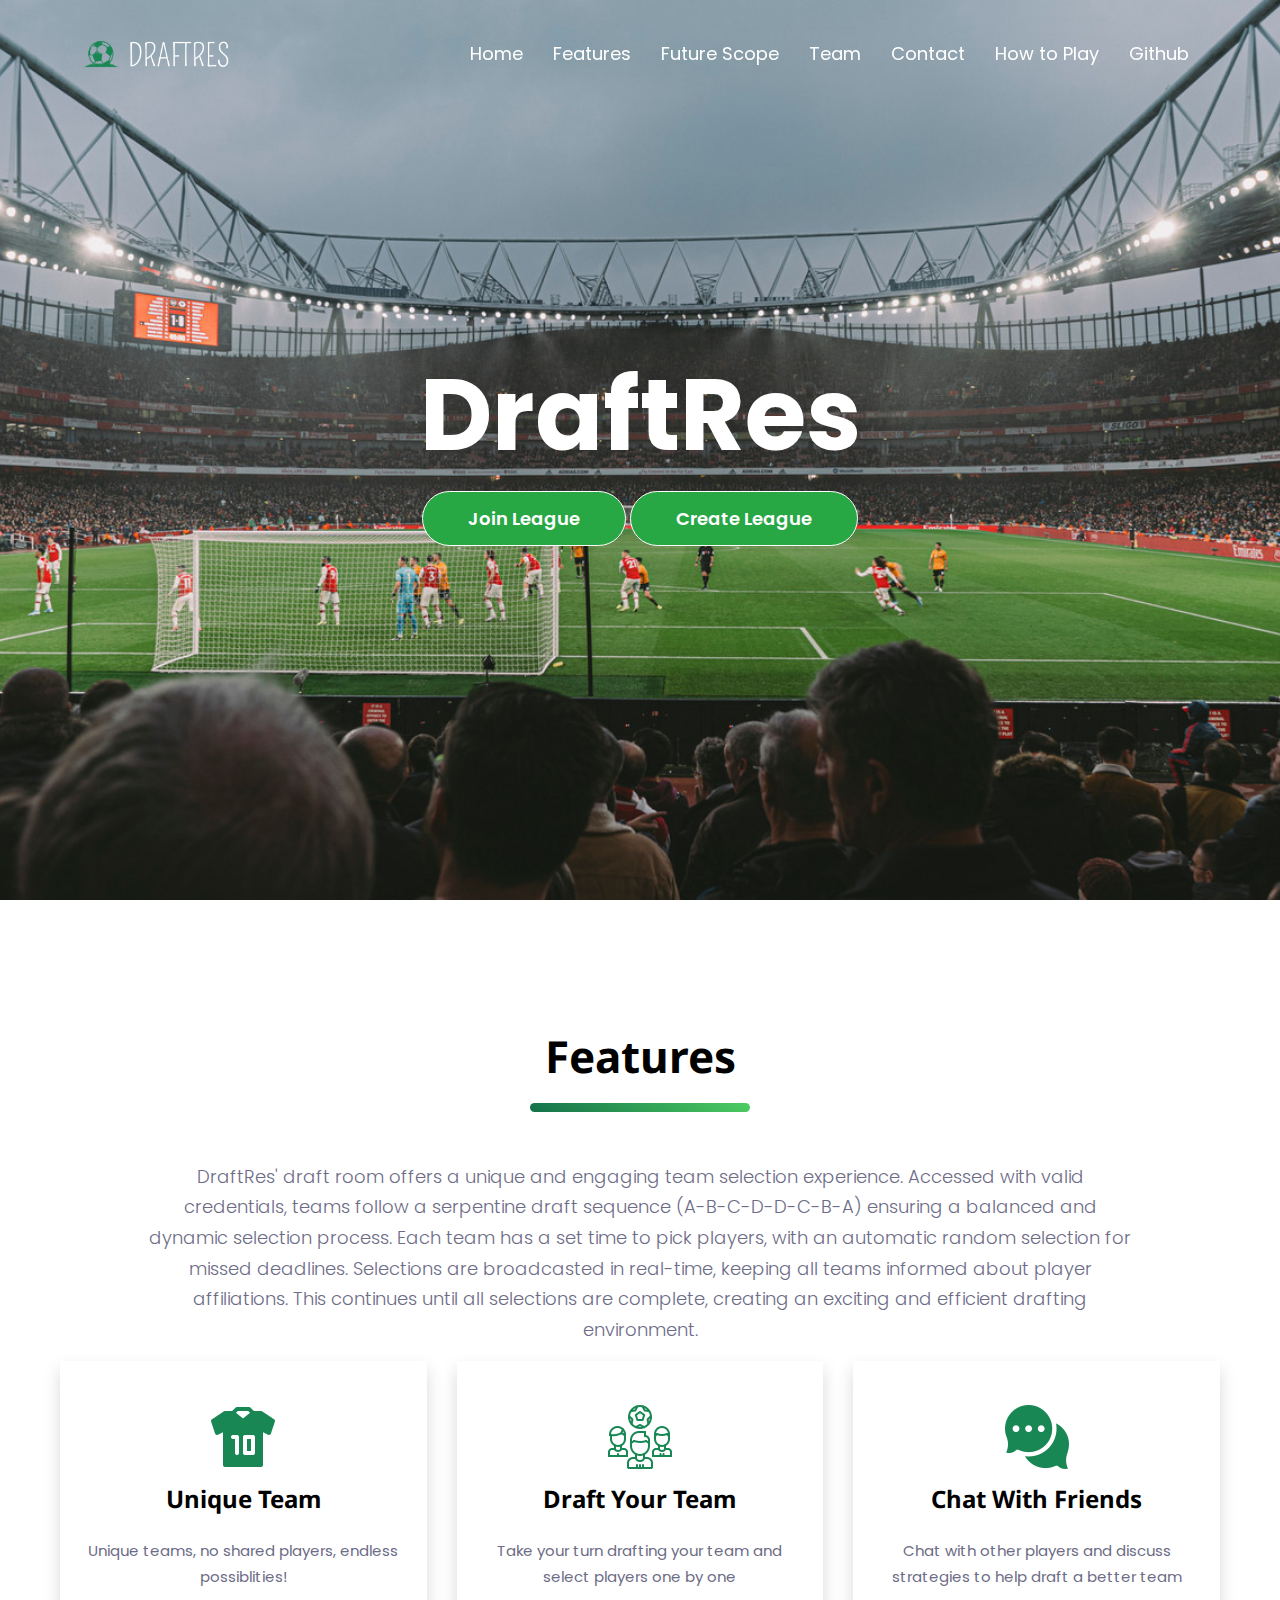
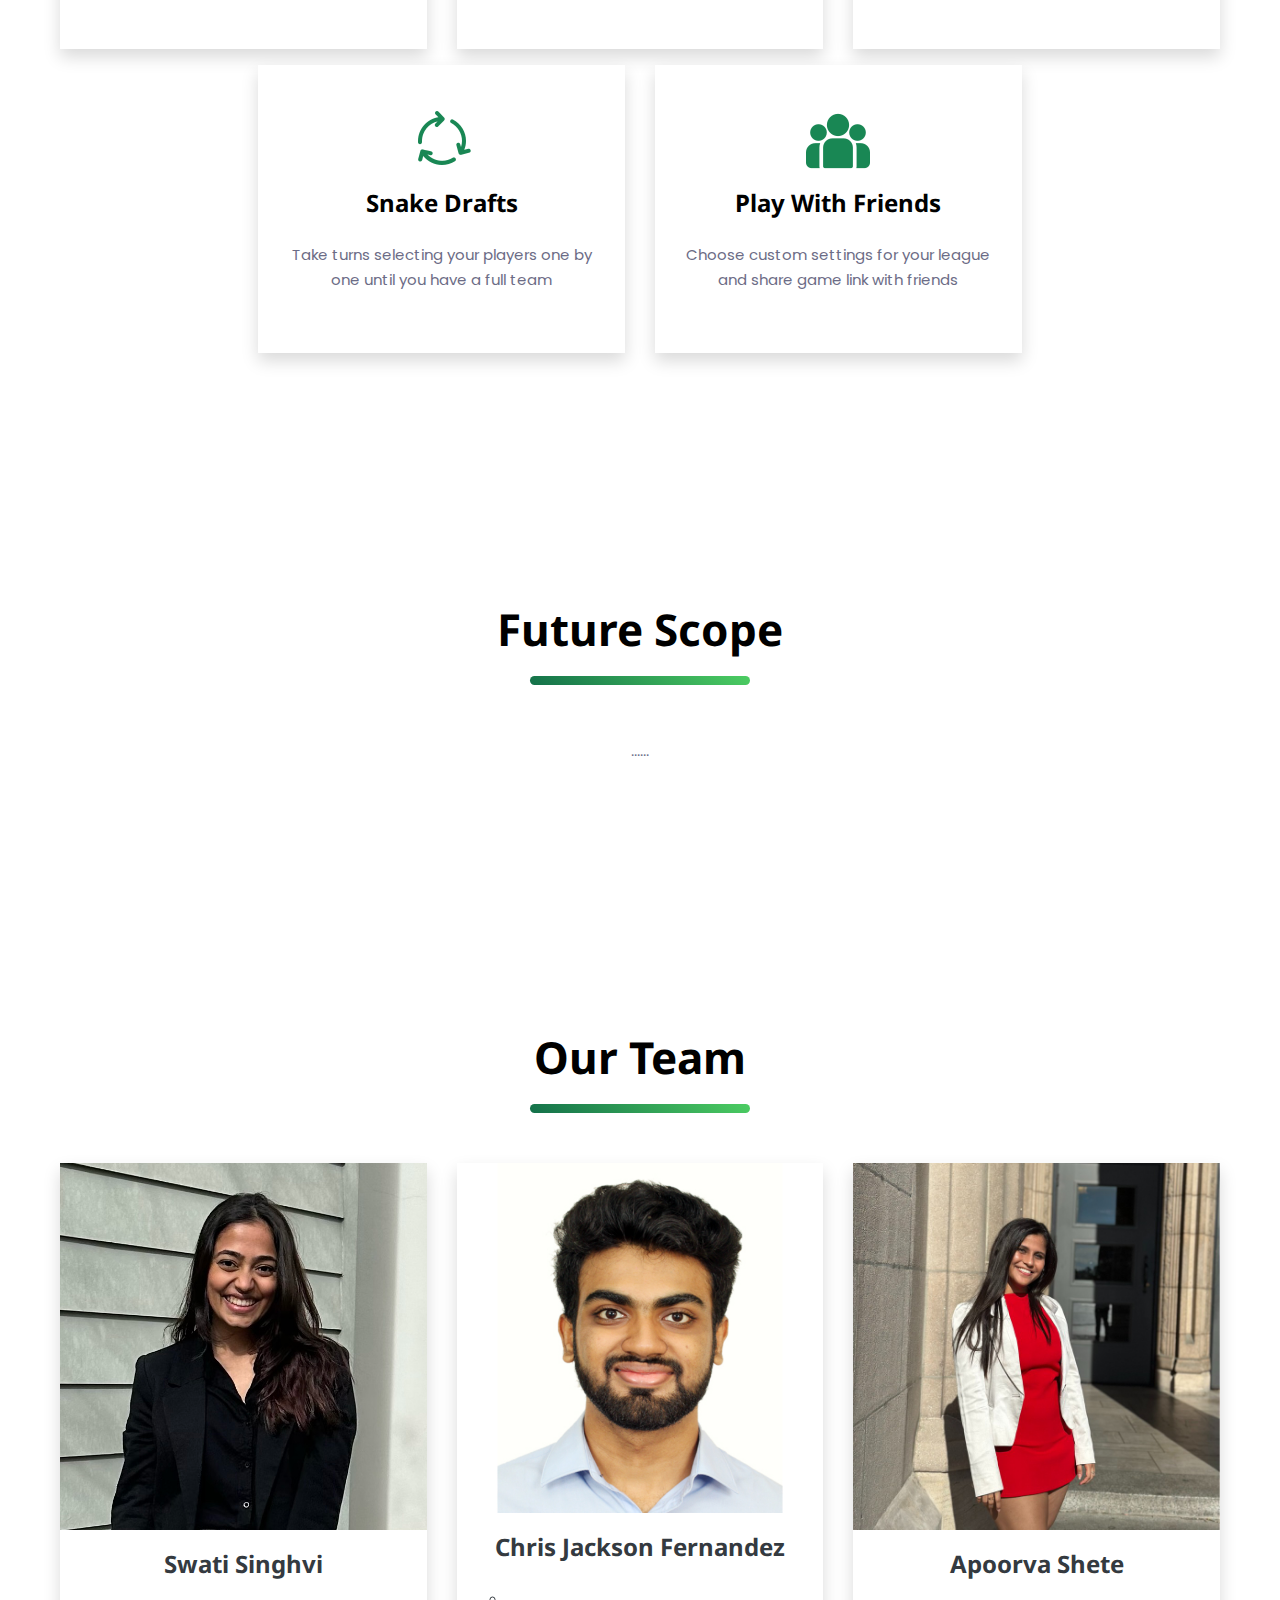
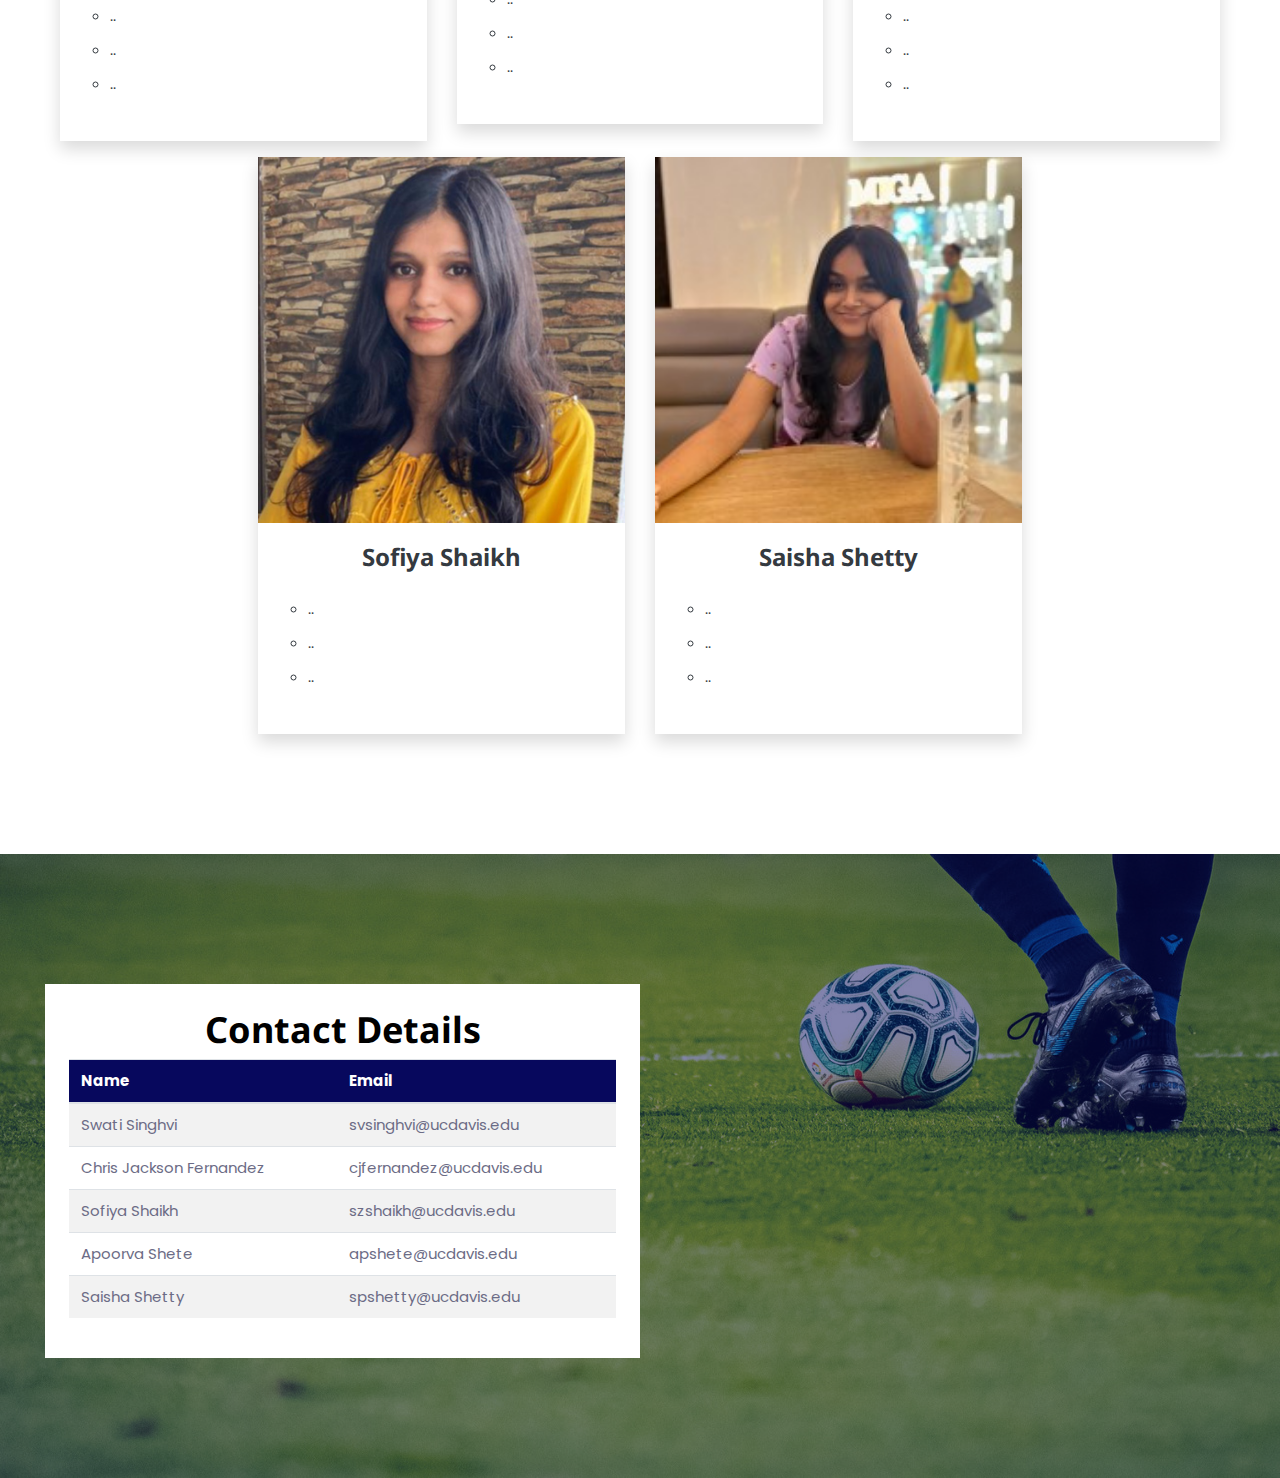
<file: index.html>
<!DOCTYPE html>
<html>
  <head>
    <meta charset="utf-8">
    <title>DraftRes - Premier League Fantasy Football Draft</title>
    <meta name="viewport" content="width=device-width, initial-scale=1">
    <meta name="viewport" content="width=device-width, initial-scale=1, maximum-scale=1">
    <meta name="theme-name" content="agen" />
    <link rel="stylesheet" href="plugins/bootstrap/bootstrap.min.css">
    <link rel="stylesheet" href="plugins/themify-icons/themify-icons.css">
    <link href="css/style.css" rel="stylesheet">
  </head>

  <body>
    <header class="navigation fixed-top">
      <nav class="navbar navbar-expand-lg navbar-dark">
        <a class="navbar-brand" href="index.html"><img src="css/icons/logo-transparent-png.png" width="160"  alt="Egen"></a>
        <button class="navbar-toggler" type="button" data-toggle="collapse" data-target="#navigation"
          aria-controls="navigation" aria-expanded="false" aria-label="Toggle navigation">
          <span class="navbar-toggler-icon"></span>
        </button>

        <div class="collapse navbar-collapse text-center" id="navigation">
          <ul class="navbar-nav ml-auto">
            <li class="nav-item">
              <a class="nav-link" href="#home">Home</a>
            </li>
            <li class="nav-item">
              <a class="nav-link" href="#overview">Features</a>
            </li>
            <li class="nav-item">
              <a class="nav-link" href="#future-scope">Future Scope</a>
            </li>
            <li class="nav-item">
              <a class="nav-link" href="#team">Team</a>
            </li>
            <li class="nav-item">
              <a class="nav-link" href="#contact">Contact</a>
            </li>
            <li class="nav-item">
              <a class="nav-link" href="play_game.html" target="_blank">How to Play
              </a></h3>
            </li>
            <li class="nav-item">
              <a class="nav-link" href="https://github.com/swatisinghvi99/DraftRes" target="_blank">Github
              </a></h3>
            </li>
          </ul>
        </div>
      </nav>
    </header>

    <section class="banner bg-cover position-relative d-flex justify-content-center align-items-center"
      data-background="images/backgrounds/footballers.jpeg" id="home">
      <div class="container">
        <div class="row">
          <div class="col-12 text-center">
            <h1 class="display-1 text-white font-weight-bold font-primary" style="color:#E84448">DraftRes</h1>
          </div>
        </div>
        <div class="text-center text-md-center">
          <button type="button" class="btn btn-success mt-2 ms-4" style="font-size: 18px;" id="join" onclick="redirectToJoinLeague()">
            Join League
        </button>
        
        
          <button type="button" class="btn btn-success mt-2 ms-4" style="font-size: 18px;" id="create" onclick="redirectToCreateLeague()">Create League</button>
        </div>
      </div>
    </section>

    <section class="section" id="overview">
      <div class="container">
        <div class="row">
          <div class="col-lg-10 mx-auto text-center">
            <h2 class="section-title">Features</h2>
            <div class="section-border"></div>
            <p class="lead">DraftRes' draft room offers a unique and engaging team selection experience. Accessed with valid credentials, teams follow a serpentine draft sequence (A-B-C-D-D-C-B-A) ensuring a balanced and dynamic selection process. Each team has a set time to pick players, with an automatic random selection for missed deadlines. Selections are broadcasted in real-time, keeping all teams informed about player affiliations. This continues until all selections are complete, creating an exciting and efficient drafting environment.</p>
          </div>
        </div>
        <div class="row">
          <div class="col-lg-4 mb-4 mb-lg-0">
            <div class="card hover-bg-secondary shadow py-4">
              <div class="card-body text-center">
                <div class="position-relative">
                  <img src="css/icons/soccer.png" alt="Team" class="img-fluid mb-3" style="width: 64px; height: 64px;">
                </div>
                <h4 class="mb-4">Unique Team</h4>
                <p>Unique teams, no shared players, endless possiblities!</p>
              </div>
            </div>
          </div>
          <div class="col-lg-4 mb-4 mb-lg-0">
            <div class="card hover-bg-secondary shadow py-4">
              <div class="card-body text-center">
                <div class="position-relative">
                  <img src="css/icons/team.png" alt="Draft" class="img-fluid mb-3" style="width: 64px; height: 64px;">
                </div>
                <h4 class="mb-4">Draft Your Team</h4>
                <p>Take your turn drafting your team and select players one by one</p>
              </div>
            </div>
          </div>
          <div class="col-lg-4 mb-4 mb-lg-0">
            <div class="card hover-bg-secondary shadow py-4">
              <div class="card-body text-center">
                <div class="position-relative">
                  <img src="css/icons/chat.png" alt="Chat Box" class="img-fluid mb-3" style="width: 64px; height: 64px;">
                </div>
                <h4 class="mb-4">Chat With Friends</h4>
                <p>Chat with other players and discuss strategies to help draft a better team</p>
              </div>
            </div>
          </div>
        </div>
        <div class="row mt-3">
          <div class="col-lg-4 offset-lg-2 mb-4 mb-lg-0">
            <div class="card hover-bg-secondary shadow py-4">
              <div class="card-body text-center">
                <div class="position-relative">
                  <img src="css/icons/cycle.png" alt="Snake Draft" class="img-fluid mb-3" style="width: 64px; height: 64px;">
                </div>
                <h4 class="mb-4">Snake Drafts</h4>
                <p>Take turns selecting your players one by one until you have a full team</p>
              </div>
            </div>
          </div>
          <div class="col-lg-4 mb-4 mb-lg-0">
            <div class="card hover-bg-secondary shadow py-4">
              <div class="card-body text-center">
                <div class="position-relative">
                  <img src="css/icons/group.png" alt="Friends" class="img-fluid mb-3" style="width: 64px; height: 64px;">
                </div>
                <h4 class="mb-4">Play With Friends</h4>
                <p>Choose custom settings for your league and share game link with friends</p>
              </div>
            </div>
          </div>
        </div>
      </div>
    </section>

    <section class="section" id="future-scope">
      <div class="container">
        <div class="row">
          <div class="col-lg-10 mx-auto text-center">
            <h2 class="section-title">Future Scope</h2>
            <div class="section-border"></div>
            <p class="lead">......
            </p>
          </div>
        </div>
      </div>
    </section>

    <section class="section" id="team">
      <div class="container">
        <div class="row">
          <div class="col-lg-10 mx-auto text-center">
            <h2>Our Team</h2>
            <div class="section-border"></div>
          </div>
        </div>
        <div class="row ">
          <div class="col-lg-4 col-sm-6">
            <div class="card hover-shadow shadow">
              <img src="images/LinkedIn/swati.jpeg" alt="team-member" class="card-img-top">
              <div class="card-body text-center position-relative zindex-1">
                <h4><a class="text-dark" href="https://www.linkedin.com/in/swatisinghvi99/">Swati Singhvi</a></h4>
              </div>
              <div>
                <ul class="list mb-5" style="list-style-type:circle; margin-left: 10px;">
                  <li class="text-dark mb-3">..</li>
                  <li class="text-dark mb-3">.. </li>
                  <li class="text-dark mb-3">..</li>
                  
                </ul>
              </div>
            </div>
          </div>
          <div class="col-lg-4 col-sm-6">
            <div class="card hover-shadow shadow">
              <img src="images/LinkedIn/chris.jpeg" width="350px" height="350px" alt="team-member" class="card-img-top">
              <div class="card-body text-center position-relative zindex-1">
                <h4><a class="text-dark" href="https://www.linkedin.com/in/chris-fernandez-6a187525a/">Chris Jackson Fernandez</a></h4>
              </div>
              <div>
                <ul class="list mb-5" style="list-style-type:circle; margin-left: 10px;">
                  <li class="text-dark mb-3">..</li>
                  <li class="text-dark mb-3">.. </li>
                  <li class="text-dark mb-3">..</li>
                  
                </ul>
              </div>
            </div>
          </div>
          <div class="col-lg-4 col-sm-6">
            <div class="card hover-shadow shadow">
              <img src="images/LinkedIn/apoorva.jpeg" alt="team-member" class="card-img-top">
              <div class="card-body text-center position-relative zindex-1">
                <h4><a class="text-dark" href="https://www.linkedin.com/in/apoorva-shete/">Apoorva Shete</a></h4>
              </div>
              <div>
                <ul class="list mb-5" style="list-style-type:circle; margin-left: 10px;">
                  <li class="text-dark mb-3">..</li>
                  <li class="text-dark mb-3">.. </li>
                  <li class="text-dark mb-3">..</li>
                  
                </ul>
              </div>
            </div>
          </div>
        </div>

        <div class="row mt-3">
          <div class="col-lg-4 offset-lg-2 col-sm-6">
            <div class="card hover-shadow shadow">
              <img src="images/LinkedIn/sofiya.jpeg" alt="team-member" class="card-img-top">
              <div class="card-body text-center position-relative zindex-1">
                <h4><a class="text-dark" href="https://www.linkedin.com/in/sofiya-shaikh-3b57571b6/">Sofiya Shaikh</a></h4>
              </div>
              <div>
                <ul class="list mb-5" style="list-style-type:circle; margin-left: 10px;">
                  <li class="text-dark mb-3">..</li>
                  <li class="text-dark mb-3">.. </li>
                  <li class="text-dark mb-3">..</li>
                  
                </ul>
              </div>
            </div>
          </div>
          <div class="col-lg-4 col-sm-6">
            <div class="card hover-shadow shadow">
              <img src="images/LinkedIn/saisha.jpeg" alt="team-member" class="card-img-top">
              <div class="card-body text-center position-relative zindex-1">
                <h4><a class="text-dark" href="https://www.linkedin.com/in/saisha-shetty-bba6b81a7/">Saisha Shetty</a></h4>
              </div>
              <div>
                <ul class="list mb-5" style="list-style-type:circle; margin-left: 10px;">
                  <li class="text-dark mb-3">..</li>
                  <li class="text-dark mb-3">.. </li>
                  <li class="text-dark mb-3">..</li>  
                </ul>
              </div>
            </div>
          </div>
        </div>
      </div>
    </section>

    <footer class="bg-secondary position-relative" id="contact">
      <img src="images/backgrounds/football-field.jpeg" class="img-fluid overlay-image" alt="">
      <div class="section">
        <div class="container">
          <div class="row">
            <div class="col-md-6">
              <div class="bg-white p-4">
                <h3 class="text-center">Contact Details</h3>
                
                <table class="table table-striped mt-1">
                  <thead>
                    <tr>
                      <th scope="col">Name</th>
                      <th scope="col">
                        Email
                      </th>
                    </tr>
                  </thead>
                  <tbody>
                    <tr>
                      <td>Swati Singhvi</td>
                      <td>svsinghvi@ucdavis.edu</td>
                    </tr>
                    <tr>
                      <td>Chris Jackson Fernandez</td>
                      <td>cjfernandez@ucdavis.edu</td>
                    </tr>
                    <tr>
                      <td>Sofiya Shaikh</td>
                      <td>szshaikh@ucdavis.edu</td>
                    </tr>
                    <tr>
                      <td>Apoorva Shete</td>
                      <td>apshete@ucdavis.edu</td>
                    </tr>
                    <tr>
                      <td>Saisha Shetty</td>
                      <td>spshetty@ucdavis.edu</td>
                    </tr>

                  </tbody>
                </table>
              </div>
            </div>
          </div>
        </div>
      </div>
    </footer>
    <script>
      function redirectToJoinLeague() {
        window.open('join.html', '_blank');
      }
      function redirectToCreateLeague() {
        window.open('create.html', '_blank');
      }
    </script>
    <script src="plugins/jQuery/jquery.min.js"></script>
    <script src="plugins/bootstrap/bootstrap.min.js"></script>
    <script src="js/script.js"></script>

  </body>
</html>
</file>
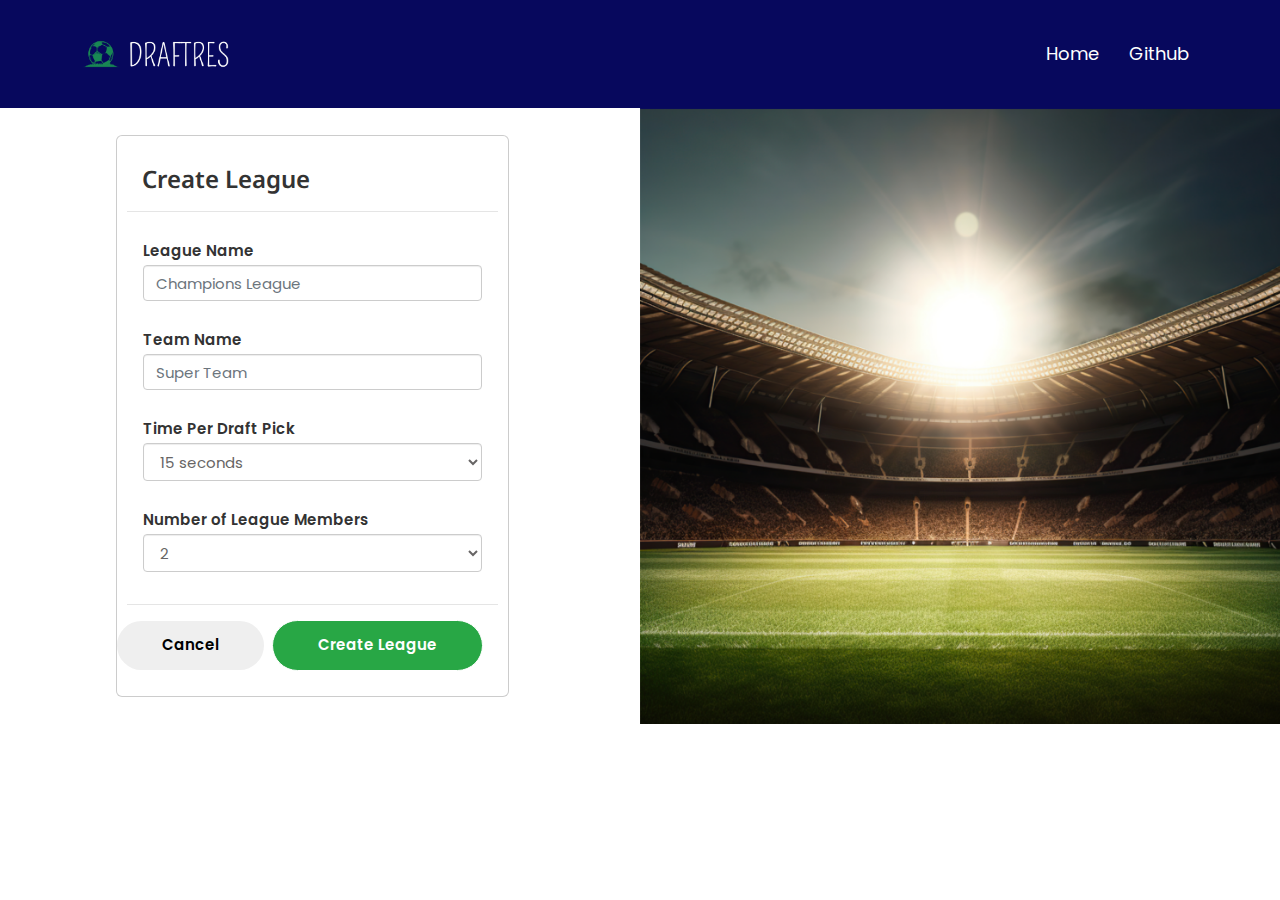
<file: create.html>
<!DOCTYPE html>
<html>
    <head>
        <title>DraftRes - Premier League Fantasy Football Draft</title>
        <meta name="viewport" content="width=device-width, initial-scale=1">
        <meta name="viewport" content="width=device-width, initial-scale=1, maximum-scale=1">
        <meta name="theme-name" content="agen"/>
        <link rel="stylesheet" href="plugins/bootstrap/bootstrap.min.css">
        <link rel="stylesheet" href="plugins/themify-icons/themify-icons.css">
        <link href="css/style.css" rel="stylesheet">
    </head>

    <body>
        <header class="navigation sticky-top" style="background-color: #07085d;">
            <nav class="navbar navbar-expand-lg navbar-dark">
                <a class="navbar-brand" href="index.html"><img src="css/icons/logo-transparent-png.png" width="160" alt="Egen"></a>
                <button class="navbar-toggler" type="button" data-toggle="collapse" data-target="#navigation" aria-controls="navigation" aria-expanded="false" aria-label="Toggle navigation">
                    <span class="navbar-toggler-icon"></span>
                </button>

                <div class="collapse navbar-collapse text-center" id="navigation">
                    <ul class="navbar-nav ml-auto">
                        <li class="nav-item">
                            <a class="nav-link" href="index.html">Home</a>
                        </li>

                        <li class="nav-item">
                            <a class="nav-link" href="https://github.com/swatisinghvi99/DraftRes" target="_blank">Github
                            </a>
                        </li>
                    </ul>
                </div>
            </nav>
        </header>

        <div class="container" style="max-width: 1500px; padding: 0; margin: 0;">
            <div class="row">
                <div class="col-md-6 d-flex align-items-center justify-content-center">
                    <div class="modal-content">
                        <div class="modal-header">
                            <h4 class="modal-title">Create League</h4>
                        </div>
                        <div class="modal-body">
                            <form role="form" id="createLeagueForm">
                                <div class="form-group">
                                    <label for="leagueName">League Name</label>
                                    <input type="text" class="form-control" id="leagueName" name="leagueName" placeholder="Champions League">
                                </div>
                                <div class="form-group">
                                    <label for="teamName">Team Name</label>
                                    <input type="text" class="form-control" name="teamName" id="teamName" placeholder="Super Team">
                                </div>
                                <div class="form-group">
                                    <label for="timePerPick">Time Per Draft Pick</label>
                                    <select class="form-control" id="timePerPick" name="timePerPick">
                                        <option value="15">15 seconds</option>
                                        <option value="20">20 seconds</option>
                                        <option value="30">30 seconds</option>
                                        <option value="60">60 seconds</option>
                                        <option value="90">90 seconds</option>
                                        <option value="120">2 minutes</option>
                                        <option value="300">5 minutes</option>
                                        <option value="3600">1 hour</option>
                                    </select>
                                </div>
                                <div class="form-group">
                                    <label for="maxMembers">
                                        Number of League Members
                                    </label>
                                    <select class="form-control" id="maxMembers" name="maxMembers">
                                        <option value="2">2</option>
                                        <option value="3">3</option>
                                        <option value="4">4</option>
                                        <option value="5">5</option>
                                        <option value="6">6</option>
                                    </select>
                                </div>
                            </form>
                        </div>
                        <div class="modal-footer">
                            <button type="button" class="btn btn-default" onclick="resetForm()">Cancel</button>
                            <button type="submit" class="btn btn-success" id="createLeagueBtn">Create league</button>
                        </div>
                    </div>
                </div>
                <div class="col-md-6">
                    <img src="images/backgrounds/stadium.png" alt="Your Image Description" class="img-fluid">
                </div>
                <script>
                    // document.getElementById('home').addEventListener('click', function () {
                    //     window.location.href = "index.html";
                    // });
                    function resetForm() {
                        document.getElementById('createLeagueForm').reset();
                    }
                </script>
                <script src="https://cdn.resilientdb.com/resilient-sdk.js" type="module"></script>
                <script src="js/create-league.js" type="module"></script>
                <script src="plugins/jQuery/jquery.min.js"></script>
                <script src="plugins/bootstrap/bootstrap.min.js"></script>
                <script src="js/script.js"></script>
    </body>
</html>
</file>
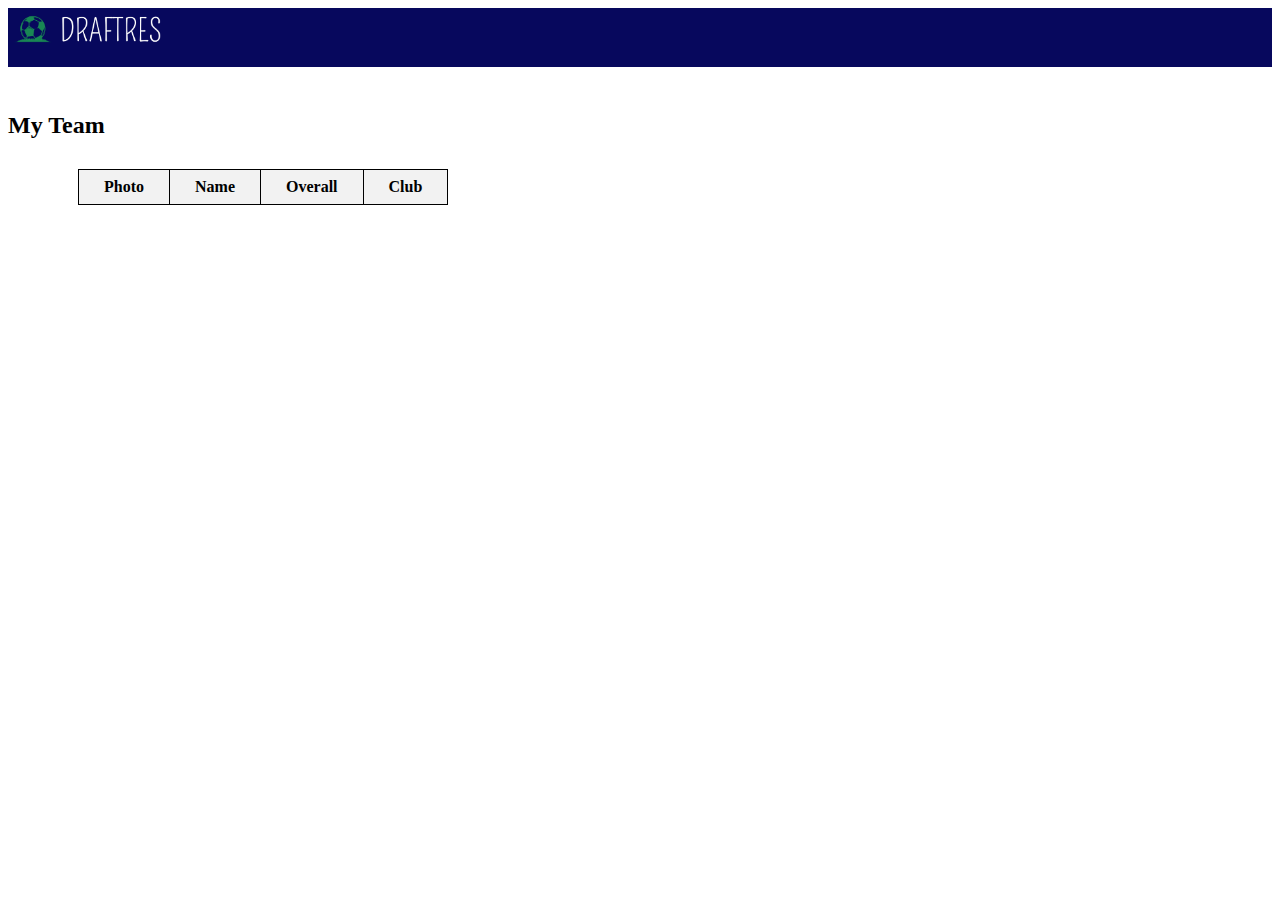
<file: display-results.html>
<!DOCTYPE html>
<html>
    <head>
        <link rel="stylesheet" type="text/css" class="__meteor-css__" href="https://d3ibm5lrns1d5x.cloudfront.net/a948b5d6d805f940e59d7e9c7c15240c7224aa16.css?meteor_css_resource=true">
        <title>DraftRes - Premier League Fantasy Football Draft</title>
        <link href="https://fonts.googleapis.com/css?family=Titillium+Web:300,400,400i,600|Oswald:500" rel="stylesheet">
        <link rel="stylesheet" href="https://cdn.jsdelivr.net/npm/bootstrap-icons@1.3.0/font/bootstrap-icons.css"/>
        <link rel="stylesheet" href="plugins/themify-icons/themify-icons.css">
        <link href="css/style2.css" rel="stylesheet">
    </head>
    <body>
        <div class="row" style="background-color: #07085d;margin-bottom: 25px;">
        <a class="navbar-brand" href="index.html"><img src="css/icons/logo-transparent-png.png" width="160" alt="Egen"></a>
        </div>
        <div class="row">
            <div class="col-lg-4 mx-auto" style="display: flex; justify-content: center;">
              <h2>My Team</h2>
            </div>
            
        </div>
        <div class="row">
            <div class="col-md-6" style="display: flex; justify-content: center;" id="teamsTable">
                <!-- Structure similar to players table -->
                <table id="myTeamTable">
                    <thead>
                        <tr>
                            <th>Photo</th>
                            <th>Name</th>
                            <th>Overall</th>
                            <th>Club</th>
                        </tr>
                        </thead>
                        <tbody>
                        <!-- Player data will be inserted here --> 
                        </tbody>
                </table>
        
                <!-- You can include pagination for teams table if needed -->
            </div>
        </div>
        <script src="https://cdn.resilientdb.com/resilient-sdk.js" type="module"></script>
        <script src="js/display-results.js" type="module"></script>
    </body>
</html>
</file>
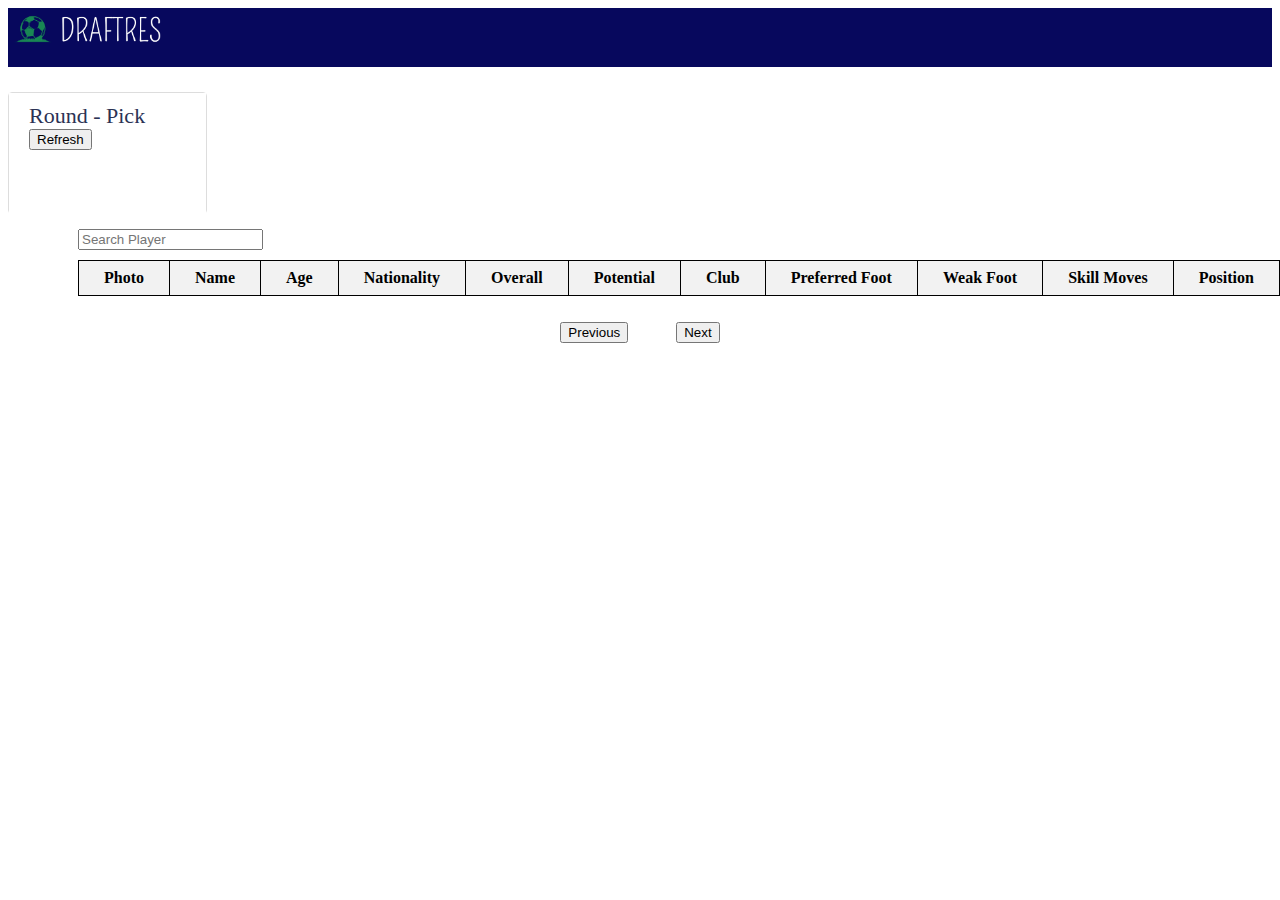
<file: draft-page.html>
<!DOCTYPE html>
<html>
    <head>
        <link rel="stylesheet" type="text/css" class="__meteor-css__" href="https://d3ibm5lrns1d5x.cloudfront.net/a948b5d6d805f940e59d7e9c7c15240c7224aa16.css?meteor_css_resource=true">
        <title>DraftRes - Premier League Fantasy Football Draft</title>
        <link href="https://fonts.googleapis.com/css?family=Titillium+Web:300,400,400i,600|Oswald:500" rel="stylesheet">
        <link rel="stylesheet" href="https://cdn.jsdelivr.net/npm/bootstrap-icons@1.3.0/font/bootstrap-icons.css"/>
        <link href="css/style2.css" rel="stylesheet">
    </head>
    <body>
        <div class="row" style="background-color: #07085d;margin-bottom: 25px;">
        <a class="navbar-brand" href="index.html"><img src="css/icons/logo-transparent-png.png" width="160" alt="Egen"></a>
        </div>
        <div class="row" style="margin-left: 0px; margin-right: 0px; margin-bottom: 15px;">
            <div class="col-sm-12">
                <div style="width: 100%; height: 120px; background-color: rgb(255, 255, 255); border: 1px solid rgb(221, 221, 221); border-radius: 4px;">
                    <div class="col-lg-2 col-md-3 col-sm-3 col-xs-12" style="height: 100%; padding-left: 20px; padding-top: 10px; background-color: rgb(255, 255, 255);">
                        <div style="min-width: 175px;">
                            <div style="color: rgb(43, 50, 84); font-size: 22px;" id="timer">
                                Round
                                <span id="currentRound"></span>
                                - Pick
                                <span id="currentPick"></span>
                            </div>
                            <div style="color: rgb(43, 50, 84); font-size: 24px; font-weight: bold;">
                                <span id="countdown"></span>
                            </div>
                            <button type="submit" class="btn btn-primary" id="refreshLeagueBtn">Refresh</button>
                        </div>
                    </div>
                    <div
                        class="scroll-container" id="draftRounds">
                    </div>
                </div>
            </div>
        </div>

        <div class="search">
            <input type="text" id="playerSearch" placeholder="Search Player">
        </div>
        
        <table id="assetTable">
            <thead>
            <tr>
                <th>Photo</th>
                <th>Name</th>
                <th>Age</th>
                <th>Nationality</th>
                <th>Overall</th>
                <th>Potential</th>
                <th>Club</th>
                <th>Preferred Foot</th>
                <th>Weak Foot</th>
                <th>Skill Moves</th>
                <th>Position</th>
                <th>Select</th>
            </tr>
            </thead>
            <tbody>
            <!-- Asset data will be inserted here --> 
            </tbody>
        </table>
        </table>

        <div id="pagination">
            <button id="prevButton">Previous</button>
            <span id="pageNumberContainer"></span>
            <button id="nextButton">Next</button>
        </div>

        <script src="https://cdn.resilientdb.com/resilient-sdk.js" type="module"></script>
        <script src="js/draft-page.js" type="module"></script>
    </body>
</html>
</file>
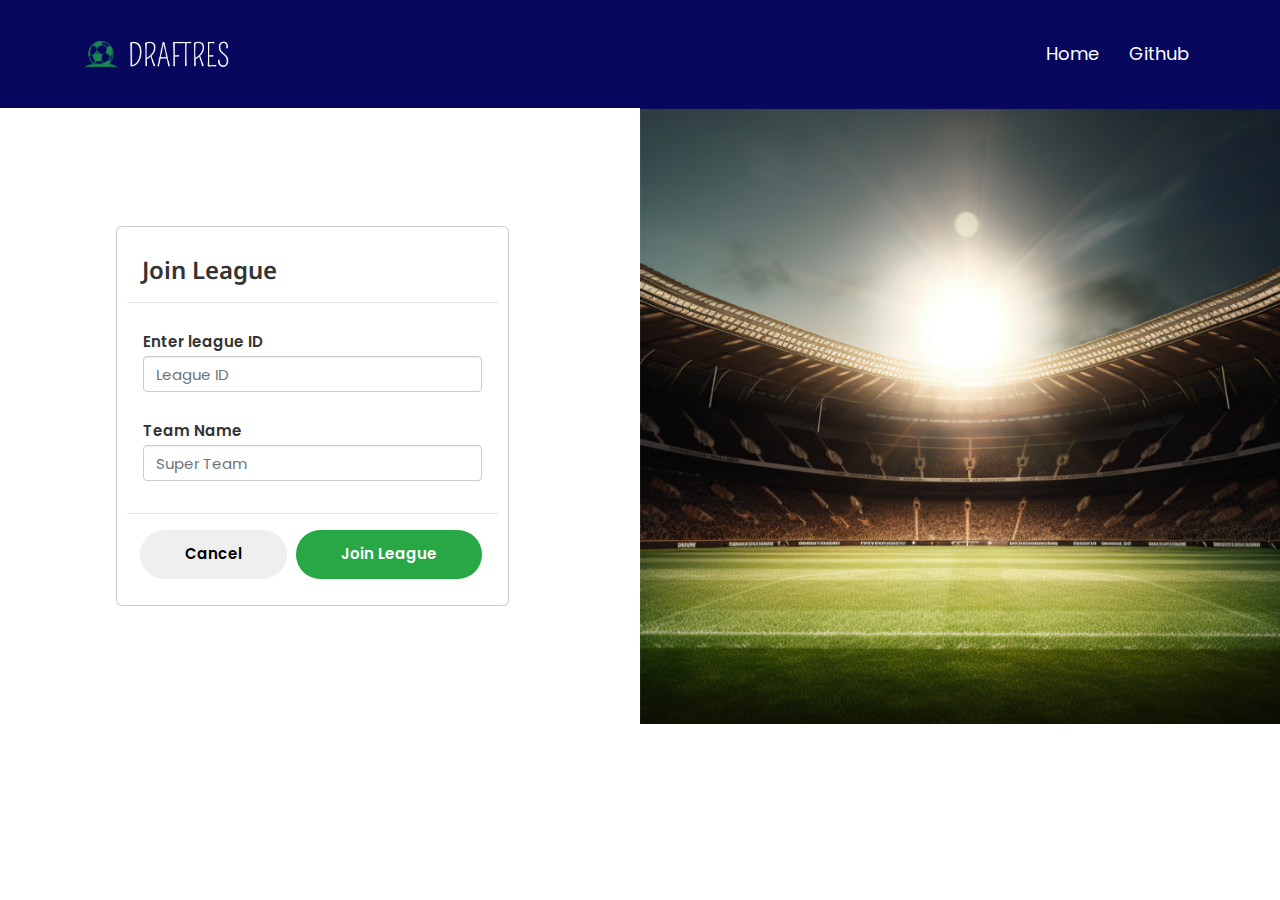
<file: join.html>
<!DOCTYPE html>
<html>
    <head>
        <title>DraftRes - Premier League Fantasy Football Draft</title>
        <meta name="viewport" content="width=device-width, initial-scale=1">
        <meta name="viewport" content="width=device-width, initial-scale=1, maximum-scale=1">
        <meta name="theme-name" content="agen"/>
        <link rel="stylesheet" href="plugins/bootstrap/bootstrap.min.css">
        <link rel="stylesheet" href="plugins/themify-icons/themify-icons.css">
        <link href="css/style.css" rel="stylesheet">
    </head>

    <body>
        <header class="navigation sticky-top" style="background-color: #07085d;">
            <nav class="navbar navbar-expand-lg navbar-dark">
              <a class="navbar-brand" href="index.html"><img src="css/icons/logo-transparent-png.png" width="160" alt="Egen"></a>
              <button class="navbar-toggler" type="button" data-toggle="collapse" data-target="#navigation" aria-controls="navigation" aria-expanded="false" aria-label="Toggle navigation">
                <span class="navbar-toggler-icon"></span>
              </button>
          
              <div class="collapse navbar-collapse text-center" id="navigation">
                <ul class="navbar-nav ml-auto">
                  <li class="nav-item">
                    <a class="nav-link" href="index.html">Home</a>
                  </li>
                  <li class="nav-item">
                    <a class="nav-link" href="https://github.com/swatisinghvi99/DraftRes" target="_blank">Github
                    </a>
                  </li>
                </ul>
              </div>
            </nav>
          </header>

        <div class="container" style="max-width: 1500px; padding: 0; margin: 0;">
            <div
                class="row">
                <div class="col-md-6 d-flex align-items-center justify-content-center">
                    <div class="modal-content">
                        <div class="modal-header">
                            <h4 class="modal-title">Join League</h4>
                        </div>
                        <div class="modal-body">
                            <form role="form" id="joinLeagueForm">
                                <div class="form-group">
                                    <label for="leagueId">Enter league ID</label>
                                    <input type="text" class="form-control" name="leagueId" id="leagueId" placeholder="League ID">
                                </div>
                                <div class="form-group">
                                    <label for="teamName">Team Name</label>
                                    <input type="text" class="form-control" name="teamName" id="teamName" placeholder="Super Team">
                                </div>
                            </form>
                        </div>
                        <div class="modal-footer">
                            <button type="button" class="btn btn-default" onclick="resetForm()">Cancel</button>
                            <button type="submit" class="btn btn-success" id="joinLeagueBtn">Join league</button>
                        </div>
                    </div>
                </div>
                <div class="col-md-6">
                    <img src="images/backgrounds/stadium.png" alt="Your Image Description" class="img-fluid">
                </div>
            </div>
        </div>

        <script>
            document.getElementById('home').addEventListener('click', function () {
                window.location.href = "index.html";
            });
            function resetForm() {
                document.getElementById('joinLeagueForm').reset();
            }
        </script>
        <script src="https://cdn.resilientdb.com/resilient-sdk.js" type="module"></script>
        <script src="js/join-league.js" type="module"></script>
        <script src="plugins/jQuery/jquery.min.js"></script>
        <script src="plugins/bootstrap/bootstrap.min.js"></script>
        <script src="js/script.js"></script>
    </body>
</html>
</file>
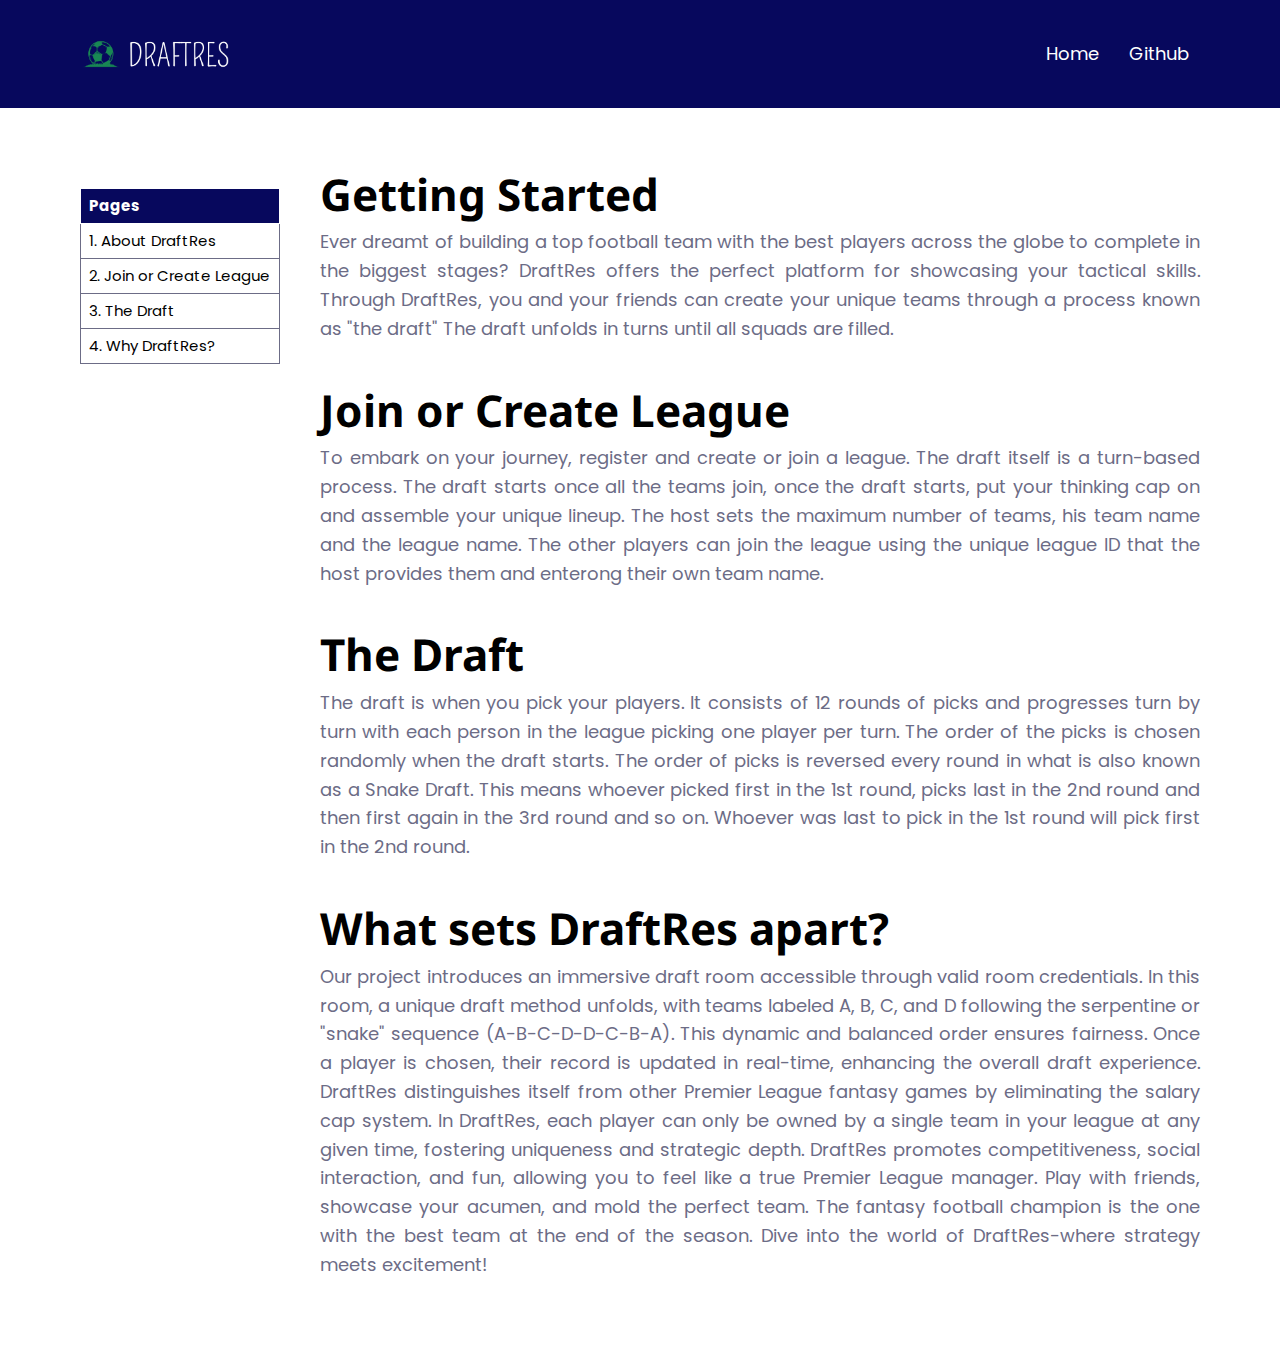
<file: play_game.html>
<!DOCTYPE html>
<html lang="en">

<head>
    <head>
        <title>DraftRes - Premier League Fantasy Football Draft</title>
        <meta name="viewport" content="width=device-width, initial-scale=1">
        <meta name="viewport" content="width=device-width, initial-scale=1, maximum-scale=1">
        <meta name="theme-name" content="agen"/>
        <link rel="stylesheet" href="plugins/bootstrap/bootstrap.min.css">
        <link rel="stylesheet" href="plugins/themify-icons/themify-icons.css">
        <link href="css/style.css" rel="stylesheet">
</head>

<body>
    <header class="navigation sticky-top" style="background-color: #07085d;">
        <nav class="navbar navbar-expand-lg navbar-dark">
          <a class="navbar-brand" href="index.html"><img src="css/icons/logo-transparent-png.png" width="160" alt="Egen"></a>
          <button class="navbar-toggler" type="button" data-toggle="collapse" data-target="#navigation" aria-controls="navigation" aria-expanded="false" aria-label="Toggle navigation">
            <span class="navbar-toggler-icon"></span>
          </button>
      
          <div class="collapse navbar-collapse text-center" id="navigation">
            <ul class="navbar-nav ml-auto">
              <li class="nav-item">
                <a class="nav-link" href="index.html">Home</a>
              </li>
              <li class="nav-item">
                <a class="nav-link" href="https://github.com/swatisinghvi99/DraftRes" target="_blank">Github
                </a>
              </li>
            </ul>
          </div>
        </nav>
      </header>

    <!-- Main Content -->
    <div class="container">
        <div class="main-content">
            <!-- Sidebar -->
            <div class="sidebar">
                <!-- Pages Table -->
                <table class="pages-table">
                    <tr>
                        <th>Pages</th>
                    </tr>

                    <tr>
                        <td><a href="#creating_your_team" onclick="showContent('creating_your_team')">1. About DraftRes</a></td>
                    </tr>
                    <tr>
                        <td><a href="#scoring_system" onclick="showContent('scoring_system')">2. Join or Create League</a></td>
                    </tr>
                    <tr>
                        <td><a href="#the_draft" onclick="showContent('the_draft')">3. The Draft</a></td>
                    </tr>
                    <tr>
                        <td><a href="#join_the_fun" onclick="showContent('join_the_fun')">4. Why DraftRes?</a></td>
                    </tr>
                </table>
            </div>
            <div class="content">
                <div class="section2" id="creating_your_team">
                    <h2 class="section-title">Getting Started</h2>
                    <p>
                        Ever dreamt of building a top football team with the best players across the globe to complete in the biggest stages? DraftRes offers the perfect platform for showcasing your tactical skills. Through DraftRes, you and your friends can create your unique teams through a process known as "the draft" The draft unfolds in turns until all squads are filled. 
                    </p>
                </div>

                <div class="section2" id="scoring_system">
                    <h2>Join or Create League</h2>
                    <p>
                        To embark on your journey, register and create or join a league. The draft itself is a
                        turn-based process. The draft starts once all the teams join, once
                        the draft starts, put your thinking cap on and assemble your unique lineup. The host sets the maximum
                        number of teams, his team name and the league name. The other players can join the league using the unique league ID that the host provides them and enterong their own team name.
                    </p>
                </div>
                <div class="section2" id="the_draft">
                    <h2>The Draft</h2>
                    <p>
                        The draft is when you pick your players. 
                        It consists of 12 rounds of picks and progresses turn by turn with each person in the league picking one player per turn. 
                        The order of the picks is chosen randomly when the draft starts. 
                        The order of picks is reversed every round in what is also known as a Snake Draft. 
                        This means whoever picked first in the 1st round, picks last in the 2nd round and then first again in the 3rd round and so on. 
                        Whoever was last to pick in the 1st round will pick first in the 2nd round.
                    </p>
                </div>
                <div class="section2" id="join_the_fun">
                    <h2>What sets DraftRes apart?</h2>
                    <p>
                        Our project introduces an immersive draft room accessible through valid room credentials. In
                        this room, a unique draft method unfolds, with teams labeled A, B, C, and D following the
                        serpentine or "snake" sequence (A-B-C-D-D-C-B-A). This dynamic and balanced order ensures fairness. 
                        Once a player is chosen, their record is updated in real-time, enhancing the
                        overall draft experience. DraftRes distinguishes itself from other Premier League fantasy games
                        by eliminating the salary cap system. In DraftRes, each player can only be owned by a single team
                        in your league at any given time, fostering uniqueness and strategic depth. DraftRes promotes
                        competitiveness, social interaction, and fun, allowing you to feel like a true Premier League
                        manager. Play with friends, showcase your acumen, and mold the perfect team. The fantasy football
                        champion is the one with the best team at the end of the season. Dive into the world of
                        DraftRes-where strategy meets excitement!
                    </p>
                </div>
            </div>
        </div>
    </div>

    <script>
        function showContent(sectionId) {
            // Hide all sections
            var sections = document.querySelectorAll('.content .section2');
            sections.forEach(function (section) {
                section.style.display = 'none';
            });

            // Show the selected section
            document.getElementById(sectionId).style.display = 'block';
        }
    </script>
    <script src="https://cdn.jsdelivr.net/npm/bootstrap@5.3.2/dist/js/bootstrap.bundle.min.js"></script>
    <!-- Include Bootstrap JS file -->

    <!-- BOOTSTRAP JS -->
    <script src="https://cdn.jsdelivr.net/npm/bootstrap@5.3.2/dist/js/bootstrap.bundle.min.js"
        integrity="sha384-C6RzsynM9kWDrMNeT87bh95OGNyZPhcTNXj1NW7RuBCsyN/o0jlpcV8Qyq46cDfL"
        crossorigin="anonymous"></script>
    <!-- Your Other Scripts -->

</body>

</html>
</file>
<file: plugins/themify-icons/themify-icons.css>
@font-face{font-family:themify;src:url(fonts/themify.eot?-fvbane);src:url(fonts/themify.eot?#iefix-fvbane) format('embedded-opentype'),url(fonts/themify.woff?-fvbane) format('woff'),url(fonts/themify.ttf?-fvbane) format('truetype'),url(fonts/themify.svg?-fvbane#themify) format('svg');font-weight:400;font-style:normal}[class*=" ti-"],[class^=ti-]{font-family:themify;speak:none;font-style:normal;font-weight:400;font-variant:normal;text-transform:none;line-height:1;-webkit-font-smoothing:antialiased;-moz-osx-font-smoothing:grayscale}.ti-wand:before{content:"\e600"}.ti-volume:before{content:"\e601"}.ti-user:before{content:"\e602"}.ti-unlock:before{content:"\e603"}.ti-unlink:before{content:"\e604"}.ti-trash:before{content:"\e605"}.ti-thought:before{content:"\e606"}.ti-target:before{content:"\e607"}.ti-tag:before{content:"\e608"}.ti-tablet:before{content:"\e609"}.ti-star:before{content:"\e60a"}.ti-spray:before{content:"\e60b"}.ti-signal:before{content:"\e60c"}.ti-shopping-cart:before{content:"\e60d"}.ti-shopping-cart-full:before{content:"\e60e"}.ti-settings:before{content:"\e60f"}.ti-search:before{content:"\e610"}.ti-zoom-in:before{content:"\e611"}.ti-zoom-out:before{content:"\e612"}.ti-cut:before{content:"\e613"}.ti-ruler:before{content:"\e614"}.ti-ruler-pencil:before{content:"\e615"}.ti-ruler-alt:before{content:"\e616"}.ti-bookmark:before{content:"\e617"}.ti-bookmark-alt:before{content:"\e618"}.ti-reload:before{content:"\e619"}.ti-plus:before{content:"\e61a"}.ti-pin:before{content:"\e61b"}.ti-pencil:before{content:"\e61c"}.ti-pencil-alt:before{content:"\e61d"}.ti-paint-roller:before{content:"\e61e"}.ti-paint-bucket:before{content:"\e61f"}.ti-na:before{content:"\e620"}.ti-mobile:before{content:"\e621"}.ti-minus:before{content:"\e622"}.ti-medall:before{content:"\e623"}.ti-medall-alt:before{content:"\e624"}.ti-marker:before{content:"\e625"}.ti-marker-alt:before{content:"\e626"}.ti-arrow-up:before{content:"\e627"}.ti-arrow-right:before{content:"\e628"}.ti-arrow-left:before{content:"\e629"}.ti-arrow-down:before{content:"\e62a"}.ti-lock:before{content:"\e62b"}.ti-location-arrow:before{content:"\e62c"}.ti-link:before{content:"\e62d"}.ti-layout:before{content:"\e62e"}.ti-layers:before{content:"\e62f"}.ti-layers-alt:before{content:"\e630"}.ti-key:before{content:"\e631"}.ti-import:before{content:"\e632"}.ti-image:before{content:"\e633"}.ti-heart:before{content:"\e634"}.ti-heart-broken:before{content:"\e635"}.ti-hand-stop:before{content:"\e636"}.ti-hand-open:before{content:"\e637"}.ti-hand-drag:before{content:"\e638"}.ti-folder:before{content:"\e639"}.ti-flag:before{content:"\e63a"}.ti-flag-alt:before{content:"\e63b"}.ti-flag-alt-2:before{content:"\e63c"}.ti-eye:before{content:"\e63d"}.ti-export:before{content:"\e63e"}.ti-exchange-vertical:before{content:"\e63f"}.ti-desktop:before{content:"\e640"}.ti-cup:before{content:"\e641"}.ti-crown:before{content:"\e642"}.ti-comments:before{content:"\e643"}.ti-comment:before{content:"\e644"}.ti-comment-alt:before{content:"\e645"}.ti-close:before{content:"\e646"}.ti-clip:before{content:"\e647"}.ti-angle-up:before{content:"\e648"}.ti-angle-right:before{content:"\e649"}.ti-angle-left:before{content:"\e64a"}.ti-angle-down:before{content:"\e64b"}.ti-check:before{content:"\e64c"}.ti-check-box:before{content:"\e64d"}.ti-camera:before{content:"\e64e"}.ti-announcement:before{content:"\e64f"}.ti-brush:before{content:"\e650"}.ti-briefcase:before{content:"\e651"}.ti-bolt:before{content:"\e652"}.ti-bolt-alt:before{content:"\e653"}.ti-blackboard:before{content:"\e654"}.ti-bag:before{content:"\e655"}.ti-move:before{content:"\e656"}.ti-arrows-vertical:before{content:"\e657"}.ti-arrows-horizontal:before{content:"\e658"}.ti-fullscreen:before{content:"\e659"}.ti-arrow-top-right:before{content:"\e65a"}.ti-arrow-top-left:before{content:"\e65b"}.ti-arrow-circle-up:before{content:"\e65c"}.ti-arrow-circle-right:before{content:"\e65d"}.ti-arrow-circle-left:before{content:"\e65e"}.ti-arrow-circle-down:before{content:"\e65f"}.ti-angle-double-up:before{content:"\e660"}.ti-angle-double-right:before{content:"\e661"}.ti-angle-double-left:before{content:"\e662"}.ti-angle-double-down:before{content:"\e663"}.ti-zip:before{content:"\e664"}.ti-world:before{content:"\e665"}.ti-wheelchair:before{content:"\e666"}.ti-view-list:before{content:"\e667"}.ti-view-list-alt:before{content:"\e668"}.ti-view-grid:before{content:"\e669"}.ti-uppercase:before{content:"\e66a"}.ti-upload:before{content:"\e66b"}.ti-underline:before{content:"\e66c"}.ti-truck:before{content:"\e66d"}.ti-timer:before{content:"\e66e"}.ti-ticket:before{content:"\e66f"}.ti-thumb-up:before{content:"\e670"}.ti-thumb-down:before{content:"\e671"}.ti-text:before{content:"\e672"}.ti-stats-up:before{content:"\e673"}.ti-stats-down:before{content:"\e674"}.ti-split-v:before{content:"\e675"}.ti-split-h:before{content:"\e676"}.ti-smallcap:before{content:"\e677"}.ti-shine:before{content:"\e678"}.ti-shift-right:before{content:"\e679"}.ti-shift-left:before{content:"\e67a"}.ti-shield:before{content:"\e67b"}.ti-notepad:before{content:"\e67c"}.ti-server:before{content:"\e67d"}.ti-quote-right:before{content:"\e67e"}.ti-quote-left:before{content:"\e67f"}.ti-pulse:before{content:"\e680"}.ti-printer:before{content:"\e681"}.ti-power-off:before{content:"\e682"}.ti-plug:before{content:"\e683"}.ti-pie-chart:before{content:"\e684"}.ti-paragraph:before{content:"\e685"}.ti-panel:before{content:"\e686"}.ti-package:before{content:"\e687"}.ti-music:before{content:"\e688"}.ti-music-alt:before{content:"\e689"}.ti-mouse:before{content:"\e68a"}.ti-mouse-alt:before{content:"\e68b"}.ti-money:before{content:"\e68c"}.ti-microphone:before{content:"\e68d"}.ti-menu:before{content:"\e68e"}.ti-menu-alt:before{content:"\e68f"}.ti-map:before{content:"\e690"}.ti-map-alt:before{content:"\e691"}.ti-loop:before{content:"\e692"}.ti-location-pin:before{content:"\e693"}.ti-list:before{content:"\e694"}.ti-light-bulb:before{content:"\e695"}.ti-Italic:before{content:"\e696"}.ti-info:before{content:"\e697"}.ti-infinite:before{content:"\e698"}.ti-id-badge:before{content:"\e699"}.ti-hummer:before{content:"\e69a"}.ti-home:before{content:"\e69b"}.ti-help:before{content:"\e69c"}.ti-headphone:before{content:"\e69d"}.ti-harddrives:before{content:"\e69e"}.ti-harddrive:before{content:"\e69f"}.ti-gift:before{content:"\e6a0"}.ti-game:before{content:"\e6a1"}.ti-filter:before{content:"\e6a2"}.ti-files:before{content:"\e6a3"}.ti-file:before{content:"\e6a4"}.ti-eraser:before{content:"\e6a5"}.ti-envelope:before{content:"\e6a6"}.ti-download:before{content:"\e6a7"}.ti-direction:before{content:"\e6a8"}.ti-direction-alt:before{content:"\e6a9"}.ti-dashboard:before{content:"\e6aa"}.ti-control-stop:before{content:"\e6ab"}.ti-control-shuffle:before{content:"\e6ac"}.ti-control-play:before{content:"\e6ad"}.ti-control-pause:before{content:"\e6ae"}.ti-control-forward:before{content:"\e6af"}.ti-control-backward:before{content:"\e6b0"}.ti-cloud:before{content:"\e6b1"}.ti-cloud-up:before{content:"\e6b2"}.ti-cloud-down:before{content:"\e6b3"}.ti-clipboard:before{content:"\e6b4"}.ti-car:before{content:"\e6b5"}.ti-calendar:before{content:"\e6b6"}.ti-book:before{content:"\e6b7"}.ti-bell:before{content:"\e6b8"}.ti-basketball:before{content:"\e6b9"}.ti-bar-chart:before{content:"\e6ba"}.ti-bar-chart-alt:before{content:"\e6bb"}.ti-back-right:before{content:"\e6bc"}.ti-back-left:before{content:"\e6bd"}.ti-arrows-corner:before{content:"\e6be"}.ti-archive:before{content:"\e6bf"}.ti-anchor:before{content:"\e6c0"}.ti-align-right:before{content:"\e6c1"}.ti-align-left:before{content:"\e6c2"}.ti-align-justify:before{content:"\e6c3"}.ti-align-center:before{content:"\e6c4"}.ti-alert:before{content:"\e6c5"}.ti-alarm-clock:before{content:"\e6c6"}.ti-agenda:before{content:"\e6c7"}.ti-write:before{content:"\e6c8"}.ti-window:before{content:"\e6c9"}.ti-widgetized:before{content:"\e6ca"}.ti-widget:before{content:"\e6cb"}.ti-widget-alt:before{content:"\e6cc"}.ti-wallet:before{content:"\e6cd"}.ti-video-clapper:before{content:"\e6ce"}.ti-video-camera:before{content:"\e6cf"}.ti-vector:before{content:"\e6d0"}.ti-themify-logo:before{content:"\e6d1"}.ti-themify-favicon:before{content:"\e6d2"}.ti-themify-favicon-alt:before{content:"\e6d3"}.ti-support:before{content:"\e6d4"}.ti-stamp:before{content:"\e6d5"}.ti-split-v-alt:before{content:"\e6d6"}.ti-slice:before{content:"\e6d7"}.ti-shortcode:before{content:"\e6d8"}.ti-shift-right-alt:before{content:"\e6d9"}.ti-shift-left-alt:before{content:"\e6da"}.ti-ruler-alt-2:before{content:"\e6db"}.ti-receipt:before{content:"\e6dc"}.ti-pin2:before{content:"\e6dd"}.ti-pin-alt:before{content:"\e6de"}.ti-pencil-alt2:before{content:"\e6df"}.ti-palette:before{content:"\e6e0"}.ti-more:before{content:"\e6e1"}.ti-more-alt:before{content:"\e6e2"}.ti-microphone-alt:before{content:"\e6e3"}.ti-magnet:before{content:"\e6e4"}.ti-line-double:before{content:"\e6e5"}.ti-line-dotted:before{content:"\e6e6"}.ti-line-dashed:before{content:"\e6e7"}.ti-layout-width-full:before{content:"\e6e8"}.ti-layout-width-default:before{content:"\e6e9"}.ti-layout-width-default-alt:before{content:"\e6ea"}.ti-layout-tab:before{content:"\e6eb"}.ti-layout-tab-window:before{content:"\e6ec"}.ti-layout-tab-v:before{content:"\e6ed"}.ti-layout-tab-min:before{content:"\e6ee"}.ti-layout-slider:before{content:"\e6ef"}.ti-layout-slider-alt:before{content:"\e6f0"}.ti-layout-sidebar-right:before{content:"\e6f1"}.ti-layout-sidebar-none:before{content:"\e6f2"}.ti-layout-sidebar-left:before{content:"\e6f3"}.ti-layout-placeholder:before{content:"\e6f4"}.ti-layout-menu:before{content:"\e6f5"}.ti-layout-menu-v:before{content:"\e6f6"}.ti-layout-menu-separated:before{content:"\e6f7"}.ti-layout-menu-full:before{content:"\e6f8"}.ti-layout-media-right-alt:before{content:"\e6f9"}.ti-layout-media-right:before{content:"\e6fa"}.ti-layout-media-overlay:before{content:"\e6fb"}.ti-layout-media-overlay-alt:before{content:"\e6fc"}.ti-layout-media-overlay-alt-2:before{content:"\e6fd"}.ti-layout-media-left-alt:before{content:"\e6fe"}.ti-layout-media-left:before{content:"\e6ff"}.ti-layout-media-center-alt:before{content:"\e700"}.ti-layout-media-center:before{content:"\e701"}.ti-layout-list-thumb:before{content:"\e702"}.ti-layout-list-thumb-alt:before{content:"\e703"}.ti-layout-list-post:before{content:"\e704"}.ti-layout-list-large-image:before{content:"\e705"}.ti-layout-line-solid:before{content:"\e706"}.ti-layout-grid4:before{content:"\e707"}.ti-layout-grid3:before{content:"\e708"}.ti-layout-grid2:before{content:"\e709"}.ti-layout-grid2-thumb:before{content:"\e70a"}.ti-layout-cta-right:before{content:"\e70b"}.ti-layout-cta-left:before{content:"\e70c"}.ti-layout-cta-center:before{content:"\e70d"}.ti-layout-cta-btn-right:before{content:"\e70e"}.ti-layout-cta-btn-left:before{content:"\e70f"}.ti-layout-column4:before{content:"\e710"}.ti-layout-column3:before{content:"\e711"}.ti-layout-column2:before{content:"\e712"}.ti-layout-accordion-separated:before{content:"\e713"}.ti-layout-accordion-merged:before{content:"\e714"}.ti-layout-accordion-list:before{content:"\e715"}.ti-ink-pen:before{content:"\e716"}.ti-info-alt:before{content:"\e717"}.ti-help-alt:before{content:"\e718"}.ti-headphone-alt:before{content:"\e719"}.ti-hand-point-up:before{content:"\e71a"}.ti-hand-point-right:before{content:"\e71b"}.ti-hand-point-left:before{content:"\e71c"}.ti-hand-point-down:before{content:"\e71d"}.ti-gallery:before{content:"\e71e"}.ti-face-smile:before{content:"\e71f"}.ti-face-sad:before{content:"\e720"}.ti-credit-card:before{content:"\e721"}.ti-control-skip-forward:before{content:"\e722"}.ti-control-skip-backward:before{content:"\e723"}.ti-control-record:before{content:"\e724"}.ti-control-eject:before{content:"\e725"}.ti-comments-smiley:before{content:"\e726"}.ti-brush-alt:before{content:"\e727"}.ti-youtube:before{content:"\e728"}.ti-vimeo:before{content:"\e729"}.ti-twitter:before{content:"\e72a"}.ti-time:before{content:"\e72b"}.ti-tumblr:before{content:"\e72c"}.ti-skype:before{content:"\e72d"}.ti-share:before{content:"\e72e"}.ti-share-alt:before{content:"\e72f"}.ti-rocket:before{content:"\e730"}.ti-pinterest:before{content:"\e731"}.ti-new-window:before{content:"\e732"}.ti-microsoft:before{content:"\e733"}.ti-list-ol:before{content:"\e734"}.ti-linkedin:before{content:"\e735"}.ti-layout-sidebar-2:before{content:"\e736"}.ti-layout-grid4-alt:before{content:"\e737"}.ti-layout-grid3-alt:before{content:"\e738"}.ti-layout-grid2-alt:before{content:"\e739"}.ti-layout-column4-alt:before{content:"\e73a"}.ti-layout-column3-alt:before{content:"\e73b"}.ti-layout-column2-alt:before{content:"\e73c"}.ti-instagram:before{content:"\e73d"}.ti-google:before{content:"\e73e"}.ti-github:before{content:"\e73f"}.ti-flickr:before{content:"\e740"}.ti-facebook:before{content:"\e741"}.ti-dropbox:before{content:"\e742"}.ti-dribbble:before{content:"\e743"}.ti-apple:before{content:"\e744"}.ti-android:before{content:"\e745"}.ti-save:before{content:"\e746"}.ti-save-alt:before{content:"\e747"}.ti-yahoo:before{content:"\e748"}.ti-wordpress:before{content:"\e749"}.ti-vimeo-alt:before{content:"\e74a"}.ti-twitter-alt:before{content:"\e74b"}.ti-tumblr-alt:before{content:"\e74c"}.ti-trello:before{content:"\e74d"}.ti-stack-overflow:before{content:"\e74e"}.ti-soundcloud:before{content:"\e74f"}.ti-sharethis:before{content:"\e750"}.ti-sharethis-alt:before{content:"\e751"}.ti-reddit:before{content:"\e752"}.ti-pinterest-alt:before{content:"\e753"}.ti-microsoft-alt:before{content:"\e754"}.ti-linux:before{content:"\e755"}.ti-jsfiddle:before{content:"\e756"}.ti-joomla:before{content:"\e757"}.ti-html5:before{content:"\e758"}.ti-flickr-alt:before{content:"\e759"}.ti-email:before{content:"\e75a"}.ti-drupal:before{content:"\e75b"}.ti-dropbox-alt:before{content:"\e75c"}.ti-css3:before{content:"\e75d"}.ti-rss:before{content:"\e75e"}.ti-rss-alt:before{content:"\e75f"}
</file>
<file: css/style.css>
@import url("https://fonts.googleapis.com/css?family=Noto+Sans:400,700|Poppins:300,400,500,600,700&display=swap");
body {
  line-height: 1.2;
  font-family: "Poppins", sans-serif;
  -webkit-font-smoothing: antialiased;
  font-size: 15px;
  color: #6c6c86;
}

html {
  scroll-behavior: smooth;
}

p {
  font-weight: 400;
  color: #6c6c86;
  font-size: 15px;
  line-height: 1.7;
  font-family: "Poppins", sans-serif;
}

.lead {
  font-size: 18px;
}
.col-lg-4{
  padding-right:15px !important;
  padding-left:15px !important;
}
.display-1 {
  font-size: 100px;
}
@media (max-width: 575px) {
  .display-1 {
    font-size: 50px;
  }
}

h1, h2, h3, h4, h5, h6 {
  color: #000;
  font-family: "Noto Sans", sans-serif;
  font-weight: 700;
  line-height: 1.2;
}

h1, .h1 {
  font-size: 60px;
}
@media (max-width: 575px) {
  h1, .h1 {
    font-size: 40px;
  }
}

h2, .h2 {
  font-size: 44px;
}
@media (max-width: 575px) {
  h2, .h2 {
    font-size: 30px;
  }
}

h3, .h3 {
  font-size: 36px;
}
@media (max-width: 575px) {
  h3, .h3 {
    font-size: 28px;
  }
}

h4, .h4 {
  font-size: 24px;
}

h5, .h5 {
  font-size: 18px;
}

h6, .h6 {
  font-size: 14px;
}

.icon-lg {
  font-size: 50px;
}

.icon {
  font-size: 40px;
}

.icon-sm {
  font-size: 30px;
}

.icon-xs {
  font-size: 20px;
}

/* Button style */
.btn {
  font-size: 15px;
  font-family: "Poppins", sans-serif;
  text-transform: capitalize;
  padding: 13px 45px;
  border-radius: 35px;
  font-weight: 600;
  border: 1px solid;
  position: relative;
  z-index: 1;
  transition: 0.2s ease;
}
.btn:hover, .btn:active, .btn:focus {
  outline: 0;
  box-shadow: none !important;
  box-shadow: 0px 18px 18px 0px rgba(20, 28, 91, 0.19);
}

.btn-lg {
  font-size: 20px;
  padding: 20px 90px;
}

.btn-primary {
  background: linear-gradient(37deg, rgb(180, 62, 121) 1%, rgb(247, 70, 58) 100%);
  color: #fff;
  border: 0;
}
.btn-primary:active, .btn-primary:hover, .btn-primary.focus, .btn-primary.active {
  background: linear-gradient(37deg, rgb(180, 62, 121) 1%, rgb(247, 70, 58) 100%) !important;
  color: #fff;
  border: 0;
}

.btn-outline-primary {
  background: transparent;
  color: #f7463a;
  border-color: #f7463a;
}
.btn-outline-primary:active, .btn-outline-primary:hover, .btn-outline-primary.focus, .btn-outline-primary.active {
  background: linear-gradient(37deg, rgb(180, 62, 121) 1%, rgb(247, 70, 58) 100%) !important;
  color: #fff;
  border-color: #f7463a;
}

.btn-secondary {
  background: #07085d;
  color: #fff;
  border: 0;
}
.btn-secondary:active, .btn-secondary:hover, .btn-secondary.focus, .btn-secondary.active {
  background: #07085d !important;
  color: #fff;
  border: 0;
}

.btn-outline-light {
  background: transparent;
  color: #fff;
  border-color: #fff;
}
.btn-outline-light:active, .btn-outline-light:hover, .btn-outline-light.focus, .btn-outline-light.active {
  background: #fff !important;
  color: #000;
  border-color: #fff;
}

.btn-transparent {
  color: #f7463a;
  border: 0;
  padding-left: 0;
  background: linear-gradient(37deg, rgb(180, 62, 121) 1%, rgb(247, 70, 58) 100%);
  -webkit-text-fill-color: transparent;
}
.btn-transparent:active, .btn-transparent:hover, .btn-transparent.focus, .btn-transparent.active {
  color: #f7463a;
  border: 0;
  padding-left: 0;
  background: linear-gradient(37deg, rgb(180, 62, 121) 1%, rgb(247, 70, 58) 100%);
  -webkit-text-fill-color: transparent;
  box-shadow: none;
  text-decoration: underline;
}

body {
  background-color: #fff;
  overflow-x: hidden;
}

::-moz-selection {
  background: #f9746b;
  color: #fff;
}

::selection {
  background: #f9746b;
  color: #fff;
}

/* preloader */
.preloader {
  position: fixed;
  top: 0;
  left: 0;
  right: 0;
  bottom: 0;
  background-color: #fff;
  z-index: 999;
  display: flex;
  align-items: center;
  justify-content: center;
}

ol,
ul {
  list-style-type: none;
  margin: 0px;
}

img {
  vertical-align: middle;
  border: 0;
}

a {
  color: #f7463a;
}

a,
a:hover,
a:focus {
  text-decoration: none;
}

.hover-text-underline:hover {
  text-decoration: underline;
}

a,
button,
select {
  cursor: pointer;
  transition: 0.2s ease;
}
a:focus,
button:focus,
select:focus {
  outline: 0;
}

a:hover {
  color: #f7463a;
}

.slick-slide {
  outline: 0;
}

.section {
  padding-top: 110px;
  padding-bottom: 100px;
}
.section-sm {
  padding-top: 60px;
  padding-bottom: 60px;
}
.section-lg {
  padding-top: 170px;
  padding-bottom: 170px;
}

.section-border {
  height: 9px;
  width: 220px;
  background: linear-gradient(37deg, rgb(20, 113, 74) 1%, rgb(76, 205, 98) 100%);
  border-radius: 5px;
  margin: 20px auto 50px;
}

.bg-cover {
  background-size: cover;
  background-position: center center;
  background-repeat: no-repeat;
}

.bg-contain {
  background-size: contain;
  background-position: center right;
  background-repeat: no-repeat;
}

#container1 {
  width: 640px; /* Can be in percentage also. */
  height: auto;
  margin: 0 auto;
  padding: 10px;
  position: relative;
}
.border-primary {
  border-color: #d2d2e2 !important;
}

/* overlay */
.overlay {
  position: relative;
}
.overlay::before {
  position: absolute;
  content: "";
  height: 100%;
  width: 100%;
  top: 0;
  left: 0;
  background: #000;
  opacity: 0.8;
}
.overlay-primary {
  position: relative;
}
.overlay-primary::before {
  position: absolute;
  content: "";
  height: 100%;
  width: 100%;
  top: 0;
  left: 0;
  background: #f7463a;
  opacity: 0.8;
}
.overlay-secondary {
  position: relative;
}
.overlay-secondary::before {
  position: absolute;
  content: "";
  height: 100%;
  width: 100%;
  top: 0;
  left: 0;
  background: #07085d;
  opacity: 0.8;
}
.overlay-secondary-half {
  position: relative;
}
.overlay-secondary-half::before {
  position: absolute;
  content: "";
  height: 100%;
  width: 100%;
  top: 0;
  left: 0;
  background: linear-gradient(to right, #07085d 60%, transparent);
}
.overlay-image {
  position: absolute;
  height: 100%;
  width: 100%;
  left: 0;
  top: 0;
  opacity: 50%;
}

.outline-0 {
  outline: 0 !important;
}

.d-unset {
  display: unset !important;
}

.bg-primary {
  background: #f7463a !important;
}

.bg-secondary {
  background: #07085d !important;
}

.text-primary {
  color: #f7463a !important;
}

.text-secondary {
  color: #07085d !important;
}

.text-gradient-primary {
  background: linear-gradient(37deg, rgb(180, 62, 121) 1%, rgb(247, 70, 58) 100%);
  -webkit-text-fill-color: transparent;
}

.text-light {
  color: #b7b8f1 !important;
}

.text-color {
  color: #6c6c86 !important;
}

.mb-10 {
  margin-bottom: 10px !important;
}

.mb-20 {
  margin-bottom: 20px !important;
}

.mb-30 {
  margin-bottom: 30px !important;
}

.mb-40 {
  margin-bottom: 40px !important;
}

.mb-50 {
  margin-bottom: 50px !important;
}

.mb-60 {
  margin-bottom: 60px !important;
}

.mb-70 {
  margin-bottom: 70px !important;
}

.mb-80 {
  margin-bottom: 80px !important;
}

.mb-90 {
  margin-bottom: 90px !important;
}

.mb-100 {
  margin-bottom: 100px !important;
}

.zindex-1 {
  z-index: 1;
}

.top-100 {
  top: 100px;
}

.overflow-hidden {
  overflow: hidden !important;
}

.font-primary {
  font-family: "Poppins", sans-serif !important;
}

.font-secondary {
  font-family: "Noto Sans", sans-serif !important;
}

.bg-gradient-primary {
  background: linear-gradient(37deg, rgb(180, 62, 121) 1%, rgb(247, 70, 58) 100%) !important;
}

.transition {
  transition: 0.3s ease;
}

.vertical-align-middle {
  vertical-align: middle;
}

/* form control */
.form-control {
  height: 50px;
  border-radius: 0;
  border: 0;
  border-bottom: 1px solid #d2d2e2;
}
.form-control:focus {
  box-shadow: none !important;
  border-color: #f7463a;
}

textarea.form-control {
  height: 150px;
}

/* /form control */
/* page-title */
.page-title {
  padding: 170px 0 190px;
}

/* /page-title */
/* list style */
.list-styled {
  padding-left: 0;
}
.list-styled li {
  position: relative;
  padding-left: 25px;
  list-style-type: none;
}
.list-styled li::before {
  position: absolute;
  content: "\e65d";
  font-family: "themify";
  font-size: 14px;
  left: 0;
  top: 0px;
  color: #07085d;
  transition: 0.3s ease;
}

/* social icons */
.social-icons a {
  display: block;
  height: 50px;
  width: 50px;
  border-radius: 50%;
  line-height: 50px;
  background: #07085d;
  color: #fff;
  text-align: center;
}

/* /social icons */
.navigation {
  padding: 20px 60px;
  transition: 0.3s ease;
}
.navigation.nav-bg {
  background-color: #07085d;
  padding: 20px 60px;
}
@media (max-width: 991px) {
  .navigation.nav-bg {
    padding: 15px 20px;
  }
}
@media (max-width: 991px) {
  .navigation {
    padding: 20px;
    background: #07085d;
  }
}
.btn-default{
  border: 1px transparent;
}
.btn-default:hover{
  background-color: #c0bebe;
}
.navbar .nav-item .nav-link {
  font-family: "Poppins", sans-serif;
  padding: 15px;
  font-size: 18px;
}
.navbar .nav-item.active {
  font-weight: bold;
}
.navbar .dropdown-menu {
  box-shadow: 0px 3px 9px 0px rgba(0, 0, 0, 0.12);
  padding: 15px;
  border: 0;
  top: calc(100% - 2px);
  left: -10px;
  border-radius: 0;
  background: #fff;
}
.navbar .dropdown-menu.show {
  display: block !important;
}
.navbar .dropdown-item {
  position: relative;
  color: #000;
  transition: 0.2s ease;
  font-family: "Poppins", sans-serif;
  padding: 10px;
  text-decoration: none;
  margin-bottom: 0 !important;
}
.navbar .dropdown-item:not(:last-child) {
  margin-bottom: 10px;
}

.navbar-dark .navbar-nav .nav-link {
  color: #fff;
}

.banner {
  min-height: 100vh;
}

.content-center {
  position: absolute;
  top: 50%;
  left: 50%;
  transform: translate(-50%, -50%);
}

.hover-bg-secondary {
  transition: 0.2s ease;
}
.hover-bg-secondary * {
  transition: inherit;
}
.hover-bg-secondary:hover {
  background: #07085d;
}
.hover-bg-secondary:hover * {
  color: #fff;
}
.hover-bg-secondary.active {
  background: #07085d;
}
.hover-bg-secondary.active * {
  color: #fff;
}

.hover-bg-primary {
  transition: 0.2s ease;
}
.hover-bg-primary * {
  transition: inherit;
}
.hover-bg-primary:hover {
  background: #f7463a;
}
.hover-bg-primary:hover * {
  color: #fff;
}
.hover-bg-primary.active {
  background: #f7463a;
}
.hover-bg-primary.active * {
  color: #fff;
}

.icon-box {
  height: 100px;
  width: 100px;
  line-height: 100px;
}

.icon-box-sm {
  height: 80px;
  width: 80px;
  line-height: 80px;
}

.icon-watermark {
  position: absolute;
  left: 50%;
  top: 32%;
  transform: translate(-50%, -50%);
  opacity: 0.1;
  transition: inherit;
}

.card:hover .icon-watermark {
  transform: translate(-50%, -50%) scale(1.5);
}

.bg-image {
  position: absolute;
  left: 0;
  top: 0;
  height: 100%;
  width: auto;
}
.bg-image img {
  height: 100%;
  max-width: 100%;
}
@media (max-width: 991px) {
  .bg-image img {
    display: none;
  }
}
@media (max-width: 767px) {
  .bg-image img {
    display: block;
    height: auto;
  }
}

.hover-shadow::before {
  transition: 0.3s ease;
  position: absolute;
  height: 100%;
  box-shadow: 0px 33px 49px 0px rgba(190, 193, 228, 0.31);
  width: 100%;
  left: 0;
  right: 0;
  z-index: 1;
  content: "";
  opacity: 0;
}
.hover-shadow:hover::before {
  opacity: 1;
}

/* pricing */
.bottom-shape {
  position: relative;
  overflow: hidden;
}
.bottom-shape * {
  position: relative;
  z-index: 1;
}
.bottom-shape::before {
  position: absolute;
  content: "";
  height: 100%;
  width: 100%;
  transform: rotate(40deg);
  background: linear-gradient(37deg, rgb(180, 62, 121) 1%, rgb(247, 70, 58) 100%);
  left: 0;
  top: 60%;
  opacity: 0.5;
}
.bottom-shape::after {
  position: absolute;
  content: "";
  height: 100%;
  width: 100%;
  transform: rotate(40deg);
  background: linear-gradient(37deg, rgb(180, 62, 121) 1%, rgb(247, 70, 58) 100%);
  left: 20%;
  top: 55%;
}

/* /pricing */
/* project */
.project-item {
  position: relative;
}
.project-item:hover .project-hover {
  visibility: visible;
  opacity: 1;
  transform: rotateX(0deg);
}

.project-hover {
  position: absolute;
  width: 80%;
  left: 10%;
  bottom: 10%;
  display: flex;
  justify-content: space-between;
  align-items: center;
  visibility: hidden;
  opacity: 0;
  transform: rotateX(90deg);
  transition: 0.3s ease;
  transform-origin: bottom;
}
.project-hover i {
  height: 55px;
  width: 55px;
  line-height: 55px;
  border: 1px solid #fff;
  border-radius: 50%;
  text-align: center;
  display: block;
}
.project-hover i:hover {
  border-color: #f7463a;
}


/* progressbar */
.progress-block .progress {
  height: 8px;
  border-radius: 10px;
  margin-bottom: 40px;
  overflow: visible;
  position: relative;
  box-shadow: 0px 9px 24px 0px rgba(19, 5, 44, 0.21);
}
.progress-block .progress-bar {
  background: linear-gradient(37deg, rgb(180, 62, 121) 1%, rgb(247, 70, 58) 100%);
  width: 0;
  transition: all 3s ease-in-out;
  top: 0;
  left: 0;
  height: 100%;
  border-radius: 10px;
}
.progress-block .progress-bar .skill-number {
  position: absolute;
  top: -22px;
  right: 0px;
}

/* /progressbar */
/* video */
.video-player iframe {
  width: 100%;
  height: 100%;
}
.video-player .play-icon {
  position: absolute;
  left: 0;
  top: 0;
  display: flex;
  justify-content: center;
  align-items: center;
  width: 100%;
  height: 100%;
  text-align: center;
}

/* ripple animation */
.ripple {
  border-radius: 50%;
  position: absolute;
  height: 130%;
  width: 130%;
  left: 50%;
  top: 50%;
  transform: translate(-50%, -50%);
}
.ripple::after {
  opacity: 0;
  position: absolute;
  right: 0;
  bottom: 0;
  content: "";
  height: 100%;
  width: 100%;
  border: 1px solid #d2d2e2;
  border-radius: 100%;
  -webkit-animation-name: ripple;
          animation-name: ripple;
  -webkit-animation-duration: 3s;
          animation-duration: 3s;
  -webkit-animation-delay: 0s;
          animation-delay: 0s;
  -webkit-animation-iteration-count: infinite;
          animation-iteration-count: infinite;
  -webkit-animation-timing-function: cubic-bezier(0.65, 0, 0.34, 1);
          animation-timing-function: cubic-bezier(0.65, 0, 0.34, 1);
  z-index: -1;
}
.ripple::before {
  opacity: 0;
  position: absolute;
  right: 0;
  bottom: 0;
  content: "";
  height: 100%;
  width: 100%;
  border: 1px solid #d2d2e2;
  border-radius: 100%;
  -webkit-animation-name: ripple;
          animation-name: ripple;
  -webkit-animation-duration: 3s;
          animation-duration: 3s;
  -webkit-animation-delay: 0.5s;
          animation-delay: 0.5s;
  -webkit-animation-iteration-count: infinite;
          animation-iteration-count: infinite;
  -webkit-animation-timing-function: cubic-bezier(0.65, 0, 0.34, 1);
          animation-timing-function: cubic-bezier(0.65, 0, 0.34, 1);
  z-index: -1;
}

@-webkit-keyframes ripple {
  from {
    opacity: 1;
    transform: scale3d(0.75, 0.75, 1);
  }
  to {
    opacity: 0;
    transform: scale3d(1.5, 1.5, 1);
  }
}

@keyframes ripple {
  from {
    opacity: 1;
    transform: scale3d(0.75, 0.75, 1);
  }
  to {
    opacity: 0;
    transform: scale3d(1.5, 1.5, 1);
  }
}
/* /video */
/* card slider */
@media (max-width: 991px) {
  .ui-card-slider .left-slide::before {
    left: -100px;
  }
}
@media (max-width: 767px) {
  .ui-card-slider .left-slide::before {
    display: none;
  }
}

@media (max-width: 991px) {
  .ui-card-slider .right-slide::before {
    right: -100px;
  }
}
@media (max-width: 767px) {
  .ui-card-slider .right-slide::before {
    display: none;
  }
}

/* /card slider */
/* google map */
.map {
  height: 750px;
}

/* /google map */
/* team */
.img-thumb-circle {
  border-radius: 50%;
  overflow: hidden;
  max-height: 260px;
  max-width: 260px;
}

.card {
  border: 0;
  border-radius: 0;
}
.card-img-top {
  border-radius: 0;
}
.card-header {
  border: 0;
}
.card-body {
  border: 0;
  border-radius: 0;
}
.card-footer {
  border: 0;
}
.modal-header {
  padding: 15px;
  border-bottom: 1px solid #e5e5e5;
}
.modal-content {
  width: 60%;
  margin: 0 auto;
  position: relative;
  background-color: #fff;
  border: 1px solid #999;
  border: 1px solid rgba(0,0,0,.2);
  border-radius: 6px;
  background-clip: padding-box;
  outline: 0;
  padding: 10px;
}
.modal-footer {
  padding: 15px;
  text-align: right;
  border-top: 1px solid #e5e5e5;
}
.modal-title {
  margin: 0;
  line-height: 1.46666667;
  font-weight: 600;
  color: #333;
}
.form-control {
  width: 100%;
  height: 36px;
  padding: 6px 12px;
  background-color: #fff;
  background-image: none;
  border: 1px solid #ccc;
  border-radius: 4px;
  box-shadow: inset 0 1px 1px rgba(0,0,0,.075);
  transition: border-color .15s ease-in-out,box-shadow .15s ease-in-out;
  display: block;
  font-size: 15px;
  line-height: 1.46666667;
  color: #676565;
}
.form-control:focus {
  border-color: #198754;
  outline: 0;
  box-shadow: inset 0 1px 1px rgba(0,0,0,.075), 0 0 8px #198754;
  background-color: #fff;
}
input{
  color: #333;
}
label {
  display: inline-block;
  max-width: 100%;
  margin-bottom: 5px;
  font-weight: 520;
  color: #333;
}
.close{
  color: #333;
  background: #fff;
  border: transparent;
  font-size: 24px;
}
.form-group{
  padding-top: 14px;
  text-align: left;
}
.leagueText{
  width: 90%;
  margin: 0 auto;
  position: relative;
  border: 1px solid #999;
  border: 1px solid rgba(0,0,0,.2);
  border-radius: 6px;
  background-clip: padding-box;
  outline: 0;
  margin-top: 40px;
  padding: 10px;
  text-align: center;
}
.col-md-6 img {
  height: 100%;
  object-fit: cover;
}

.container {
  max-width: 1200px;
  margin: 0 auto;
  padding: 20px;
}

.main-content {
  background-color: #fff;
  padding: 20px;
  margin-top: 20px;
}

.section2 {
  margin-bottom: 40px;
}

.section2 p {
  font-size: 18px;
  line-height: 1.6;
  text-align: justify;
}

.section2 ul {
  list-style-type: disc;
  margin-left: 20px;
}

.pages-table {
  width: 100%;
  border-collapse: collapse;
  margin-top: 20px;
}

.pages-table th,
.pages-table td {
  border: 1px solid;
  padding: 8px;
  text-align: left;
}

.pages-table a {
  text-decoration: none;
  color: #000;
}

.sidebar {
  width: 200px;
  float: left;
  margin-right: 20px;
}

.content {
  margin-left: 240px; /* Adjust as needed based on sidebar width and margin */
}
th{
  background-color: #07085d;
  color: #fff;
}
.section-border2 {
  height: 9px;
  width: 220px;
  background: linear-gradient(37deg, rgb(20, 113, 74) 1%, rgb(76, 205, 98) 100%);
  border-radius: 5px;
  margin: 20px 50px;
}
</file>
<file: css/style2.css>
body{
    padding: 0 !important;
}
.scroll-container {
    overflow-x: auto;
    white-space: nowrap; 
}

.round-container {
    display: inline-block;
    vertical-align: top;
    margin-right: normal; 
}

.round-label {
    width: 40px;
    height: 120px;
    display: inline-block;
    background-color: rgb(43, 50, 84);
    color: rgb(255, 255, 255);
    text-align: center;
    vertical-align: top;
}

.round-label div {
    transform: rotate(270deg);
    transform-origin: left top 0;
    position: relative;
    top: 130px;
    right: 50px;
    font-size: 18px;
    left: 65px;
}
.rotate90 {
    transform: rotate(-90deg);
    transform-origin: center center;
    width: 120px;
    position: absolute;
    left: 50%;
    top: 50%;
    margin-left: -60px; 
    margin-top: -10px; 
    font-size: 18px;
}
.player-block {
    width: 140px;
    height: 120px;
    display: inline-block;
    vertical-align: top;
    background-color: rgb(255, 255, 255);
    border-right: 1px solid rgb(228, 228, 228);
}

.player-block:last-child {
    border-right: none;
}

.player-info {
    text-align: center;
    padding: 4px;
    font-size: 14px; 
    overflow: hidden;
    text-overflow: ellipsis;
}
.player-info2 {
    text-align: center;
    padding: 4px;
    font-size: 14px; 
    overflow: hidden;
    text-overflow: ellipsis;
}

.player-initials {
    width: 100%;
    height: 60px;
    line-height: 60px;
    font-size: 26px;
    font-weight: bold;
    background-color: rgb(197, 199, 207);
    color: rgb(255, 255, 255);
    text-align: center;
    border: 1px solid rgb(228, 228, 228);
}

table {
    border-collapse: collapse;
    width: 75%;
    border: 1px solid black; 
    margin: 10px 70px 25px 70px;
  }

  th, td {
    border: 0.5px solid black; /* Add a border to cells */
    padding: 8px;
    /* text-align: left; */
  }

  th {
    background-color: #f2f2f2;
    padding-left: 25px !important;
    padding-right: 25px !important;
  }

  /* Style the table header */
  th {
    background-color: #f2f2f2;
    font-weight: bold;
    margin-bottom: 6px; /* Add margin at the bottom of the headers */
    text-align: center !important; /* Center the text within the headers */
    white-space: nowrap; /* Prevent text from wrapping */
    overflow: hidden; /* Hide any overflow */
    text-overflow: ellipsis; /* Add ellipsis (...) for long text */

  }

 /* Style alternating rows with different background colors for better readability */
tbody tr:nth-child(even) {
    background-color: #dcdcdc;
  }

tr{
    height: 2px;

}

#pagination{
    text-align: center;
    margin-bottom: 20px;
}
#pagination span{
    text-align: right;
    margin-right: 360px;
    margin-bottom: 10px;
    display: inline-block;
    color: black;
    padding: 8px 16px;
    text-decoration: none;
    margin: 0 4px;
    
}
.page-number.active {
    background-color: #198754;
  color: white;
  border: 1px solid #198754;
}

.search{
    margin-left: 70px !important; 
}

.row {
    display: flex;
    justify-content: space-between;
}
.navbar-brand{
    margin-top: 2px;
    margin-bottom: 15px;
}
</file>
